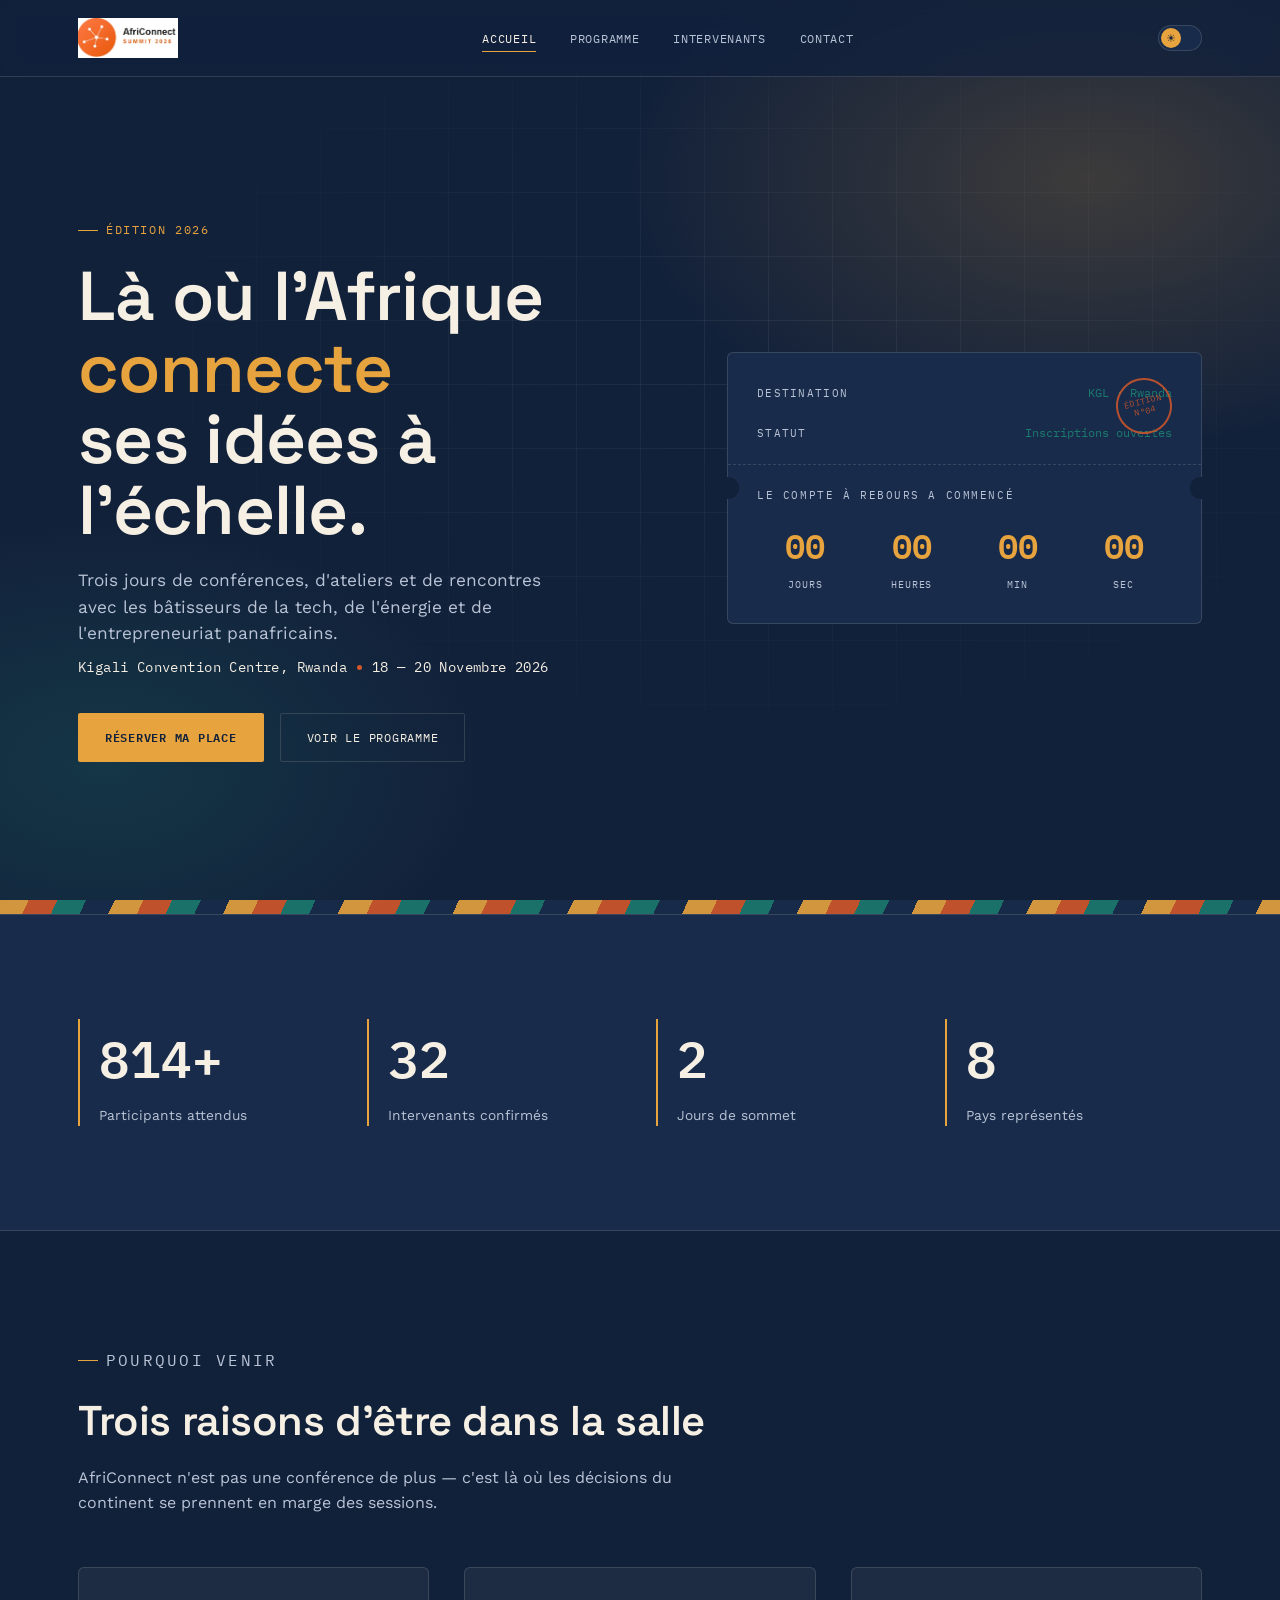
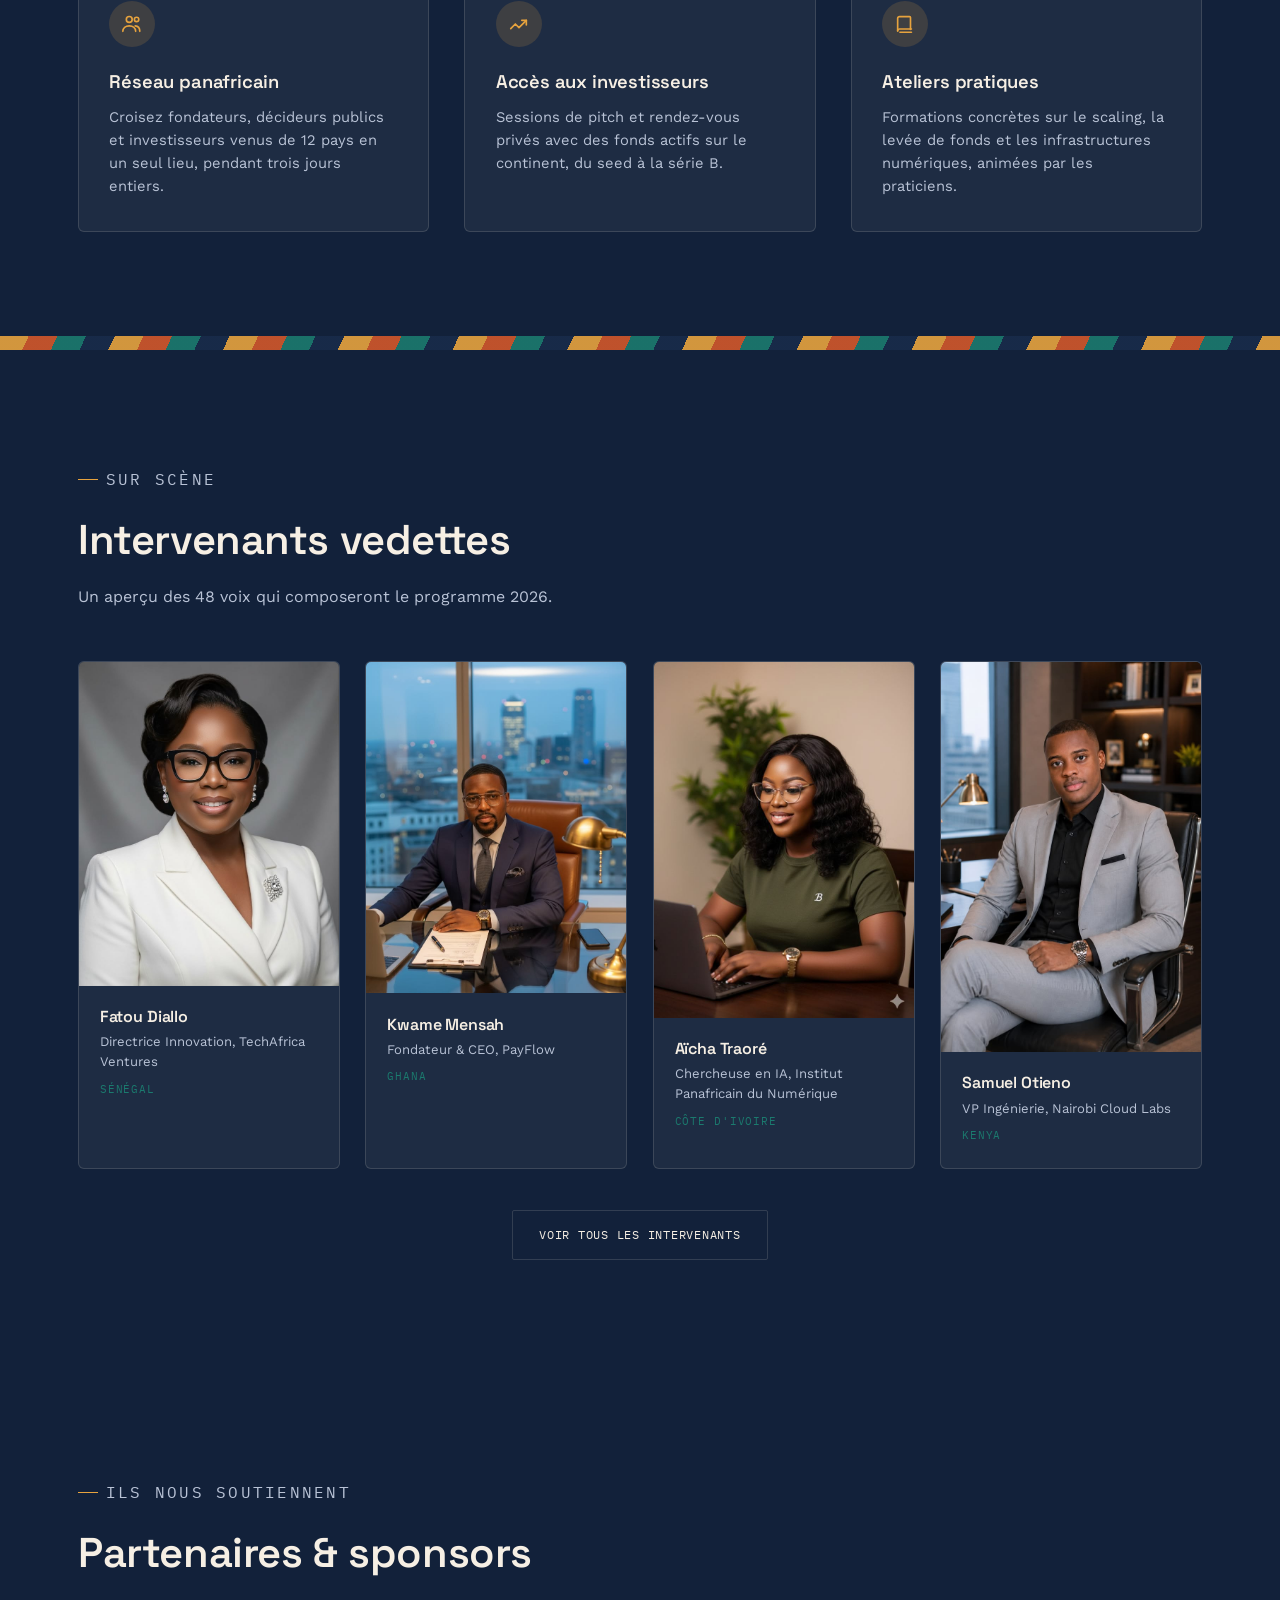
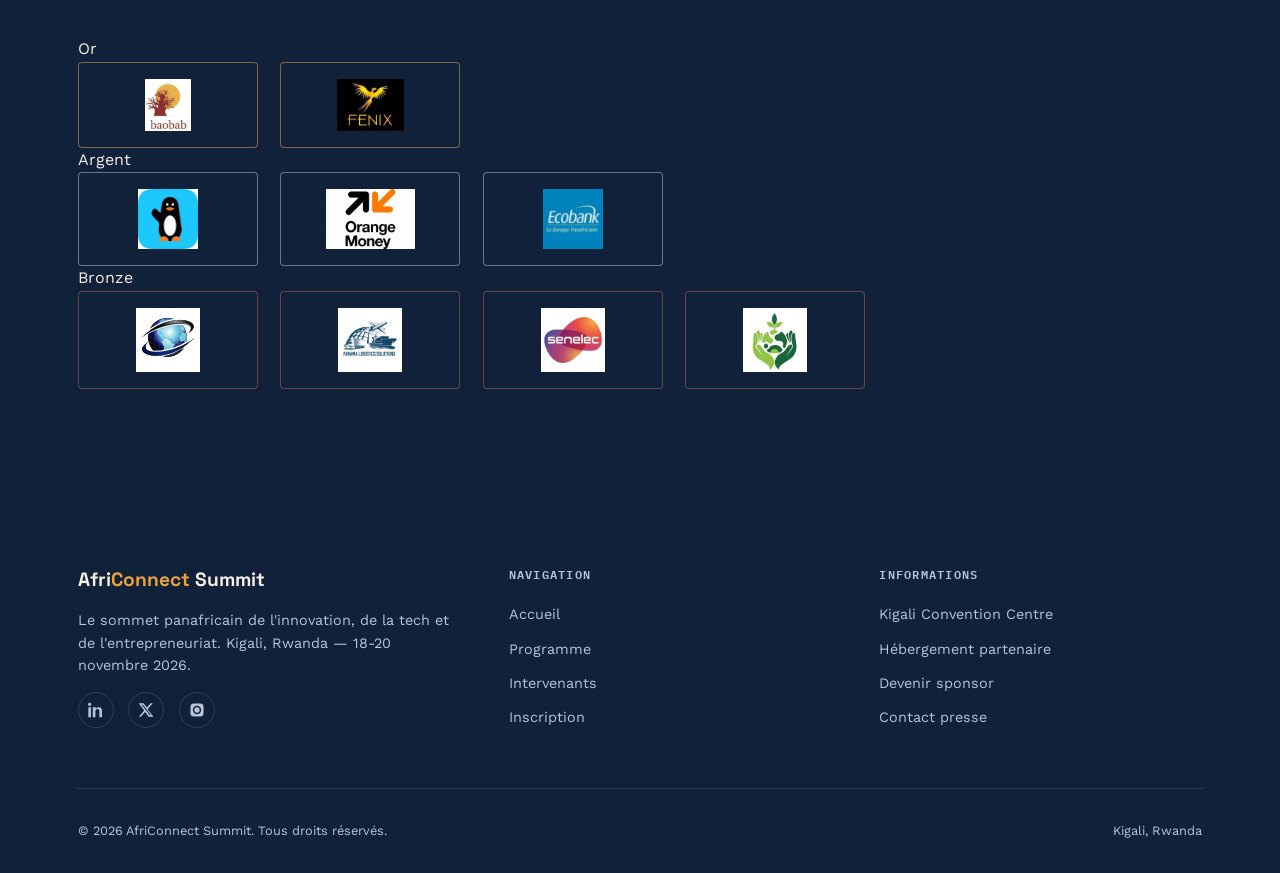
<file: index.html>
<!DOCTYPE html>
<html lang="fr">
<head>
<meta charset="UTF-8">
<meta name="viewport" content="width=device-width, initial-scale=1.0">
<title>AfriConnect Summit 2026 — Kigali, Rwanda</title>
<meta name="description" content="AfriConnect Summit 2026 — le rendez-vous panafricain de l'innovation, de la tech et de l'entrepreneuriat. 18-20 novembre 2026, Kigali, Rwanda.">
<link rel="icon" type="image/jpeg" href="images/Logo.jpeg">
<meta property="og:title" content="AfriConnect Summit 2026 — Kigali, Rwanda">
<meta property="og:description" content="Le sommet panafricain de l'innovation, de la tech et de l'entrepreneuriat. 18-20 novembre 2026, Kigali Convention Centre.">
<meta property="og:image" content="images/Logo.jpeg">
<meta property="og:url" content="https://tonsite.com/index.html">
<meta property="og:type" content="website">
<meta name="twitter:card" content="summary_large_image">
<link rel="preconnect" href="https://fonts.googleapis.com">
<link rel="preconnect" href="https://fonts.gstatic.com" crossorigin>
<link href="https://fonts.googleapis.com/css2?family=Space+Grotesk:wght@400;500;600;700&family=Work+Sans:wght@400;500;600&family=IBM+Plex+Mono:wght@500;600&display=swap" rel="stylesheet">
<!-- <link rel="stylesheet" href="style.css"> -->
<link rel="stylesheet" href="css/style.css">
</head>
<body data-theme="dark">

<nav class="navbar">
  <div class="wrap">
    <a href="index.html" class="logo">
        <img src="images/Logo.jpeg" alt="Logo AfriConnect Summit 2026">
      <!-- <svg class="mark" viewBox="0 0 32 32" fill="none"><path d="M16 2 L19 13 L30 16 L19 19 L16 30 L13 19 L2 16 L13 13 Z"/></svg> -->
      <!-- Afri<b>Connect</b> Summit -->
    </a>
    <ul class="nav-links">
      <li><a href="index.html" class="active">Accueil</a></li>
      <li><a href="programme.html">Programme</a></li>
      <li><a href="intervenants.html">Intervenants</a></li>
      <li><a href="contact.html">contact</a></li>
    </ul>
    <div class="nav-right">
      <button class="theme-toggle" id="themeToggle" aria-label="Changer de thème"></button>
      <button class="hamburger" id="hamburger" aria-label="Menu" aria-expanded="false">
        <span></span><span></span><span></span>
      </button>
    </div>
  </div>
</nav>
<!-- <div class="mobile-menu" id="mobileMenu">
  <a href="index.html">Accueil</a>
  <a href="programme.html">Programme</a>
  <a href="intervenants.html">Intervenants</a>
  <a href="inscription.html">Inscription</a>
</div> -->

<header class="hero">
  <div class="wrap">
    <div>
      <p class="eyebrow fade-up" style="animation-delay:.05s">Édition 2026</p>
      <h1 class="fade-up" style="animation-delay:.15s">Là où l'Afrique <em>connecte</em><br>ses idées à l'échelle.</h1>
      <p class="sub fade-up" style="animation-delay:.28s">Trois jours de conférences, d'ateliers et de rencontres avec les bâtisseurs de la tech, de l'énergie et de l'entrepreneuriat panafricains.</p>
      <p class="place fade-up" style="animation-delay:.38s">
        <span>Kigali Convention Centre, Rwanda</span>
        <span class="dot"></span>
        <span>18 — 20 Novembre 2026</span>
      </p>
      <div class="cta-row fade-up" style="animation-delay:.5s">
        <a href="inscription.html" class="btn btn-primary">Réserver ma place</a>
        <a href="programme.html" class="btn btn-ghost">Voir le programme</a>
      </div>
    </div>

    <div class="ticket fade-up" style="animation-delay:.62s">
      <div class="stamp">Édition<br>N°04</div>
      <div class="ticket-row">
        <span class="k">Destination</span>
        <span class="v">KGL · Rwanda</span>
      </div>
      <div class="ticket-row">
        <span class="k">Statut</span>
        <span class="v">Inscriptions ouvertes</span>
      </div>
      <div class="ticket-divider"></div>
      <p class="ticket-title">Le compte à rebours a commencé</p>
      <div class="countdown" id="countdown">
        <div class="cell"><div class="num" id="cd-days">126</div><div class="lbl">Jours</div></div>
        <div class="cell"><div class="num" id="cd-hours">10</div><div class="lbl">Heures</div></div>
        <div class="cell"><div class="num" id="cd-min">45</div><div class="lbl">Min</div></div>
        <div class="cell"><div class="num" id="cd-sec">03</div><div class="lbl">Sec</div></div>
      </div>
    </div>
  </div>
</header>

<div class="weave"></div>

<section class="stats">
  <div class="wrap">
    <div class="stats-grid">
      <div class="stat"><div class="num" data-target="1200" data-suffix="+">1200+</div><div class="lbl">Participants attendus</div></div>
      <div class="stat"><div class="num" data-target="48">48</div><div class="lbl">Intervenants confirmés</div></div>
      <div class="stat"><div class="num" data-target="3">3</div><div class="lbl">Jours de sommet</div></div>
      <div class="stat"><div class="num" data-target="12">16</div><div class="lbl">Pays représentés</div></div>
    </div>
  </div>
</section>

<section id="pourquoi venir">
  <div class="wrap">
    <div class="section-head reveal">
      <p class="eyebrow">Pourquoi venir</p>
      <h2>Trois raisons d'être dans la salle</h2>
      <p>AfriConnect n'est pas une conférence de plus — c'est là où les décisions du continent se prennent en marge des sessions.</p>
    </div>
    <div class="why-row">
      <div class="why-card reveal">
        <div class="why-icon"><svg viewBox="0 0 24 24" fill="none" stroke-width="1.8" stroke-linecap="round" stroke-linejoin="round"><circle cx="9" cy="7" r="3.2"/><circle cx="17" cy="7" r="2.4"/><path d="M2 20c0-3.5 3-6 7-6s7 2.5 7 6"/><path d="M15.5 14c3 .3 5 2.5 5 6"/></svg></div>
        <h3>Réseau panafricain</h3>
        <p>Croisez fondateurs, décideurs publics et investisseurs venus de 12 pays en un seul lieu, pendant trois jours entiers.</p>
      </div>
      <div class="why-card reveal">
        <div class="why-icon"><svg viewBox="0 0 24 24" fill="none" stroke-width="1.8" stroke-linecap="round" stroke-linejoin="round"><path d="M3 17l5-5 4 4 8-8"/><path d="M15 8h5v5"/></svg></div>
        <h3>Accès aux investisseurs</h3>
        <p>Sessions de pitch et rendez-vous privés avec des fonds actifs sur le continent, du seed à la série B.</p>
      </div>
      <div class="why-card reveal">
        <div class="why-icon"><svg viewBox="0 0 24 24" fill="none" stroke-width="1.8" stroke-linecap="round" stroke-linejoin="round"><path d="M4 19.5V6a2 2 0 0 1 2-2h11a1 1 0 0 1 1 1v13"/><path d="M6.5 21H19"/><path d="M4 19.5A2 2 0 0 1 6 17.5h13"/></svg></div>
        <h3>Ateliers pratiques</h3>
        <p>Formations concrètes sur le scaling, la levée de fonds et les infrastructures numériques, animées par les praticiens.</p>
      </div>
    </div>
  </div>
</section>

<div class="weave"></div>

<section id="intervenants">
  <div class="wrap">
    <div class="section-head reveal">
      <p class="eyebrow">Sur scène</p>
      <h2>Intervenants vedettes</h2>
      <p>Un aperçu des 48 voix qui composeront le programme 2026.</p>
    </div>
    <div class="speakers-grid">
      <div class="speaker-card reveal">
        <!-- <div class="speaker-photo" style="background:var(--gold)">AD</div> -->
         <img src="images/image9.jpg" alt="Photo de Fatou Diallo">
        <div class="speaker-info">
          <h3>Fatou Diallo</h3>
          <p class="role">Directrice Innovation, TechAfrica Ventures</p>
          <p class="country">Sénégal</p>
        </div>
      </div>
      <div class="speaker-card reveal">
        <!-- <div class="speaker-photo" style="background:var(--clay)">KM</div> -->
         <img src="images/image6.jpg" alt="Photo de Kwame Mensah">
        <div class="speaker-info">
          <h3>Kwame Mensah</h3>
          <p class="role">Fondateur &amp; CEO, PayFlow</p>
          <p class="country">Ghana</p>
        </div>
      </div>
      <div class="speaker-card reveal">
        <!-- <div class="speaker-photo" style="background:var(--teal)">AT</div> -->
         <img src="images/image2.jpg" alt="Photo d'Aïcha Traoré">
        <div class="speaker-info">
          <h3>Aïcha Traoré</h3>
          <p class="role">Chercheuse en IA, Institut Panafricain du Numérique</p>
          <p class="country">Côte d'Ivoire</p>
        </div>
      </div>
      <div class="speaker-card reveal">
        <!-- <div class="speaker-photo" style="background:#8A6BB0">SO</div> -->
         <img src="images/image7.jpg" alt="Photo de Samuel Otieno">
        <div class="speaker-info">
          <h3>Samuel Otieno</h3>
          <p class="role">VP Ingénierie, Nairobi Cloud Labs</p>
          <p class="country">Kenya</p>
        </div>
      </div>
    </div>
    <div class="speakers-cta reveal">
      <a href="intervenants.html" class="btn btn-ghost">Voir tous les intervenants</a>
    </div>
  </div>
</section>

<section class="sponsors" id="sponsors">
  <div class="wrap">
    <div class="section-head reveal">
      <p class="eyebrow">Ils nous soutiennent</p>
      <h2>Partenaires &amp; sponsors</h2>
    </div>

    <div class="tier tier-or reveal">
  <div class="tier-label">Or</div>
  <div class="sponsor-row">
    <div class="sponsor-badge"><img src="images/imageD.jpg" alt="Baobab Capital"></div>
    <div class="sponsor-badge"><img src="images/imageH.jpg" alt="Sahel Telecom"></div>
  </div>
</div>

    <div class="tier tier-argent reveal">
      <div class="tier-label">Argent</div>
      <div class="sponsor-row">
        <div class="sponsor-badge"><img src="images/imageA.jpg" alt="Logo sponsor partenaire Argent"></div>
       <div class="sponsor-badge"><img src="images/imageB.jpg" alt="Logo Orange Money"></div>
       <div class="sponsor-badge"><img src="images/imageC.jpg" alt="Logo Ecobank"></div>
    
      </div>
    </div>

    <div class="tier tier-bronze reveal">
  <div class="tier-label">Bronze</div>
  <div class="sponsor-row">
    <div class="sponsor-badge"><img src="images/imageE.jpg" alt="Umoja Cloud"></div>
    <div class="sponsor-badge"><img src="images/imageF.jpg" alt="Tamba Logistics"></div>
    <div class="sponsor-badge"><img src="images/imageG.jpg" alt="Fenix Media"></div>
    <div class="sponsor-badge"><img src="images/imageI.jpg" alt="GreenPath"></div>
  </div>
</div>
  </div>
</section>

<footer>
  <div class="wrap">
    <div class="footer-grid">
      <div class="footer-col" style="flex:1 1 260px">
        <div class="footer-logo">Afri<b>Connect</b> Summit</div>
        <p>Le sommet panafricain de l'innovation, de la tech et de l'entrepreneuriat. Kigali, Rwanda — 18-20 novembre 2026.</p>
        <div class="social-row">
          <a href="#" aria-label="LinkedIn"><svg viewBox="0 0 24 24" fill="currentColor"><path d="M4.98 3.5C4.98 4.88 3.9 6 2.5 6S0 4.88 0 3.5 1.12 1 2.5 1s2.48 1.12 2.48 2.5zM.5 8h4V23h-4V8zm7.5 0h3.8v2.05h.06c.53-1 1.83-2.05 3.77-2.05C19.6 8 21 10.13 21 13.85V23h-4v-8.2c0-1.96-.03-4.48-2.73-4.48-2.73 0-3.15 2.13-3.15 4.33V23h-4V8z"/></svg></a>
          <a href="#" aria-label="X"><svg viewBox="0 0 24 24" fill="currentColor"><path d="M18.9 2H22l-7.6 8.7L23.3 22h-7.1l-5.6-6.9L4.3 22H1.2l8.1-9.3L1 2h7.3l5.1 6.3L18.9 2zm-1.2 18h1.8L7.4 4H5.5l12.2 16z"/></svg></a>
          <a href="#" aria-label="Instagram"><svg viewBox="0 0 24 24" fill="currentColor"><path d="M12 2.2c3.2 0 3.6 0 4.9.07 3.3.15 4.7 1.6 4.9 4.9.07 1.3.07 1.6.07 4.8s0 3.6-.07 4.9c-.15 3.3-1.6 4.7-4.9 4.9-1.3.07-1.6.07-4.9.07s-3.6 0-4.9-.07c-3.3-.15-4.7-1.6-4.9-4.9C2.2 15.6 2.2 15.3 2.2 12s0-3.6.07-4.9c.15-3.3 1.6-4.7 4.9-4.9C8.4 2.2 8.8 2.2 12 2.2zm0 3.6a6.2 6.2 0 1 0 0 12.4 6.2 6.2 0 0 0 0-12.4zm0 10.2a4 4 0 1 1 0-8 4 4 0 0 1 0 8zm6.4-10.4a1.4 1.4 0 1 1-2.9 0 1.4 1.4 0 0 1 2.9 0z"/></svg></a>
        </div>
      </div>
      <div class="footer-col">
        <h4>Navigation</h4>
        <ul>
          <li><a href="index.html">Accueil</a></li>
          <li><a href="programme.html">Programme</a></li>
          <li><a href="intervenants.html">Intervenants</a></li>
          <li><a href="inscription.html">Inscription</a></li>
        </ul>
      </div>
      <div class="footer-col">
        <h4>Informations</h4>
        <ul>
          <li><a href="#">Kigali Convention Centre</a></li>
          <li><a href="#">Hébergement partenaire</a></li>
          <li><a href="#">Devenir sponsor</a></li>
          <li><a href="#">Contact presse</a></li>
        </ul>
      </div>
    </div>
    <div class="footer-bottom">
      <span>© <span id="year"></span> AfriConnect Summit. Tous droits réservés.</span>
      <span>Kigali, Rwanda</span>
    </div>
  </div>
</footer>

<button class="to-top" id="toTop" aria-label="Retour en haut">↑</button>

<!-- <script src="script.js"></script>

</html> -->

    <script src="js/main.js"></script>
    
</body>

</html>
</file>
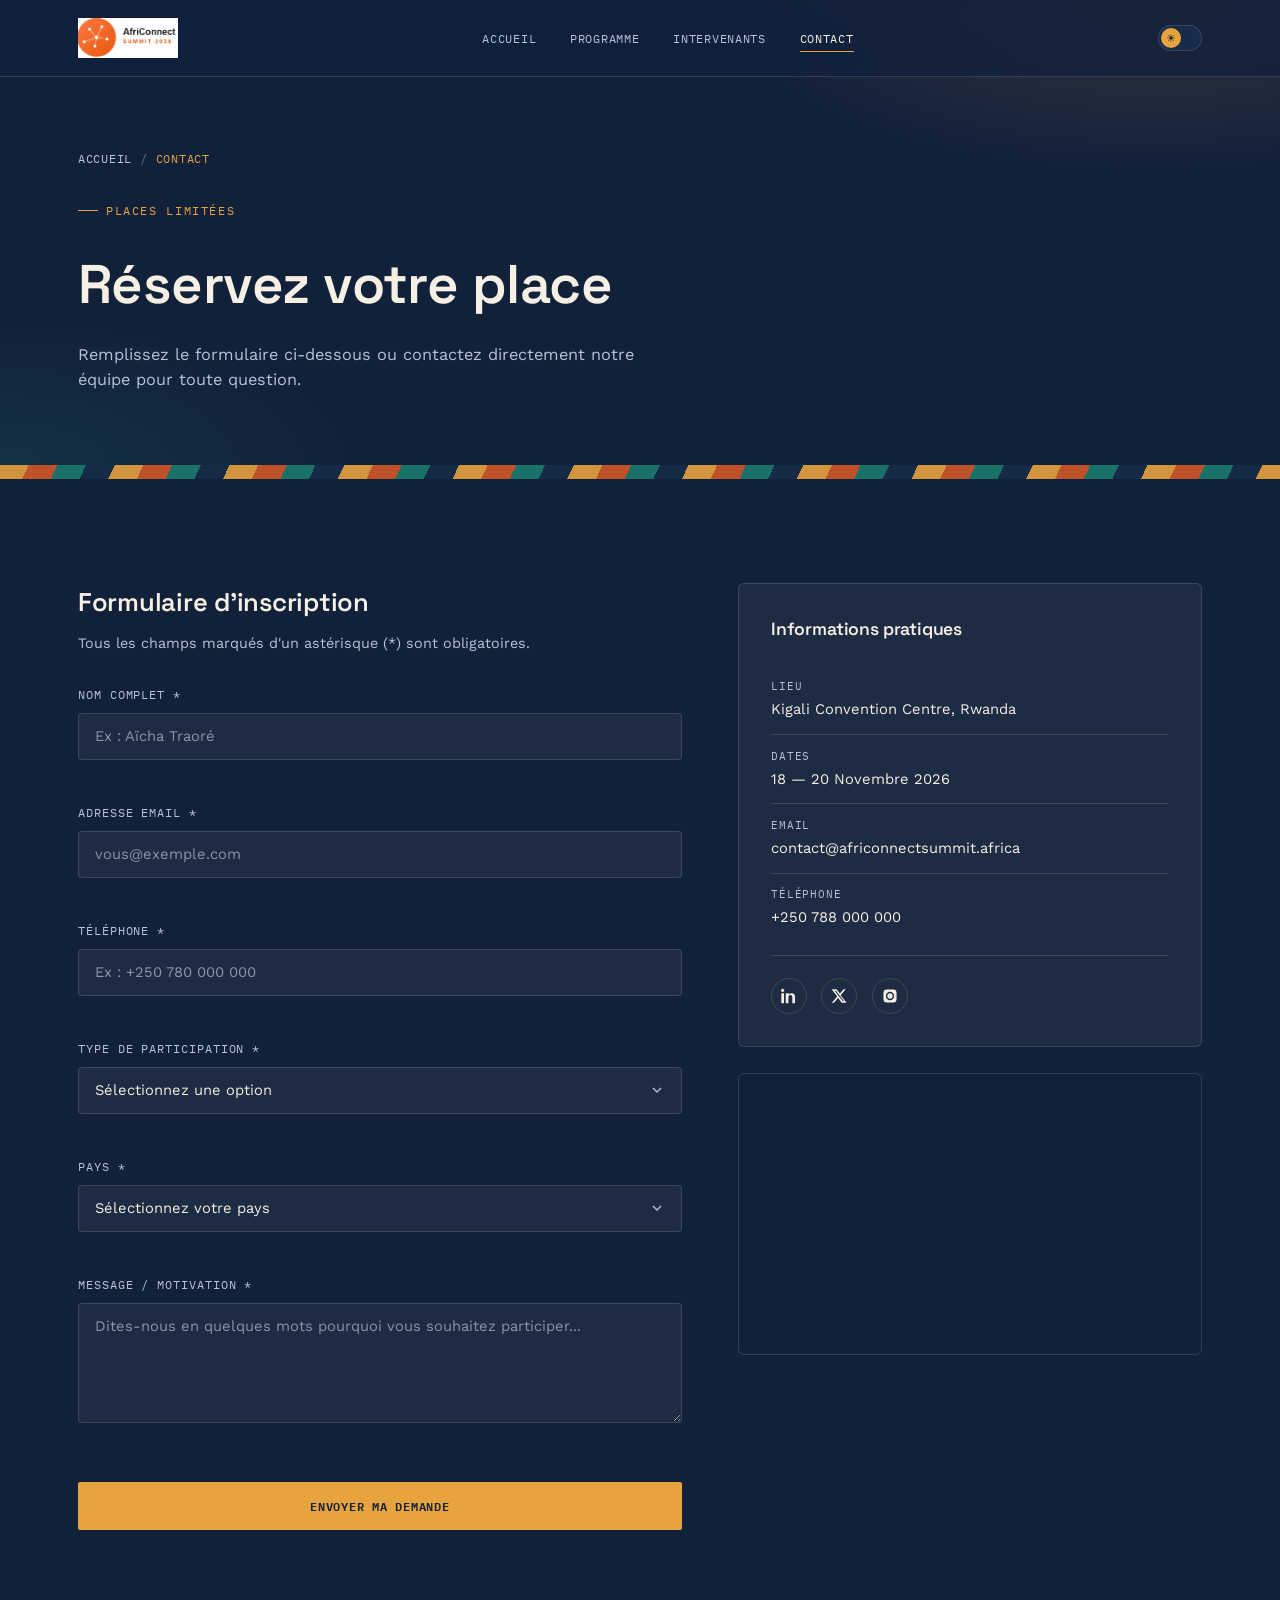
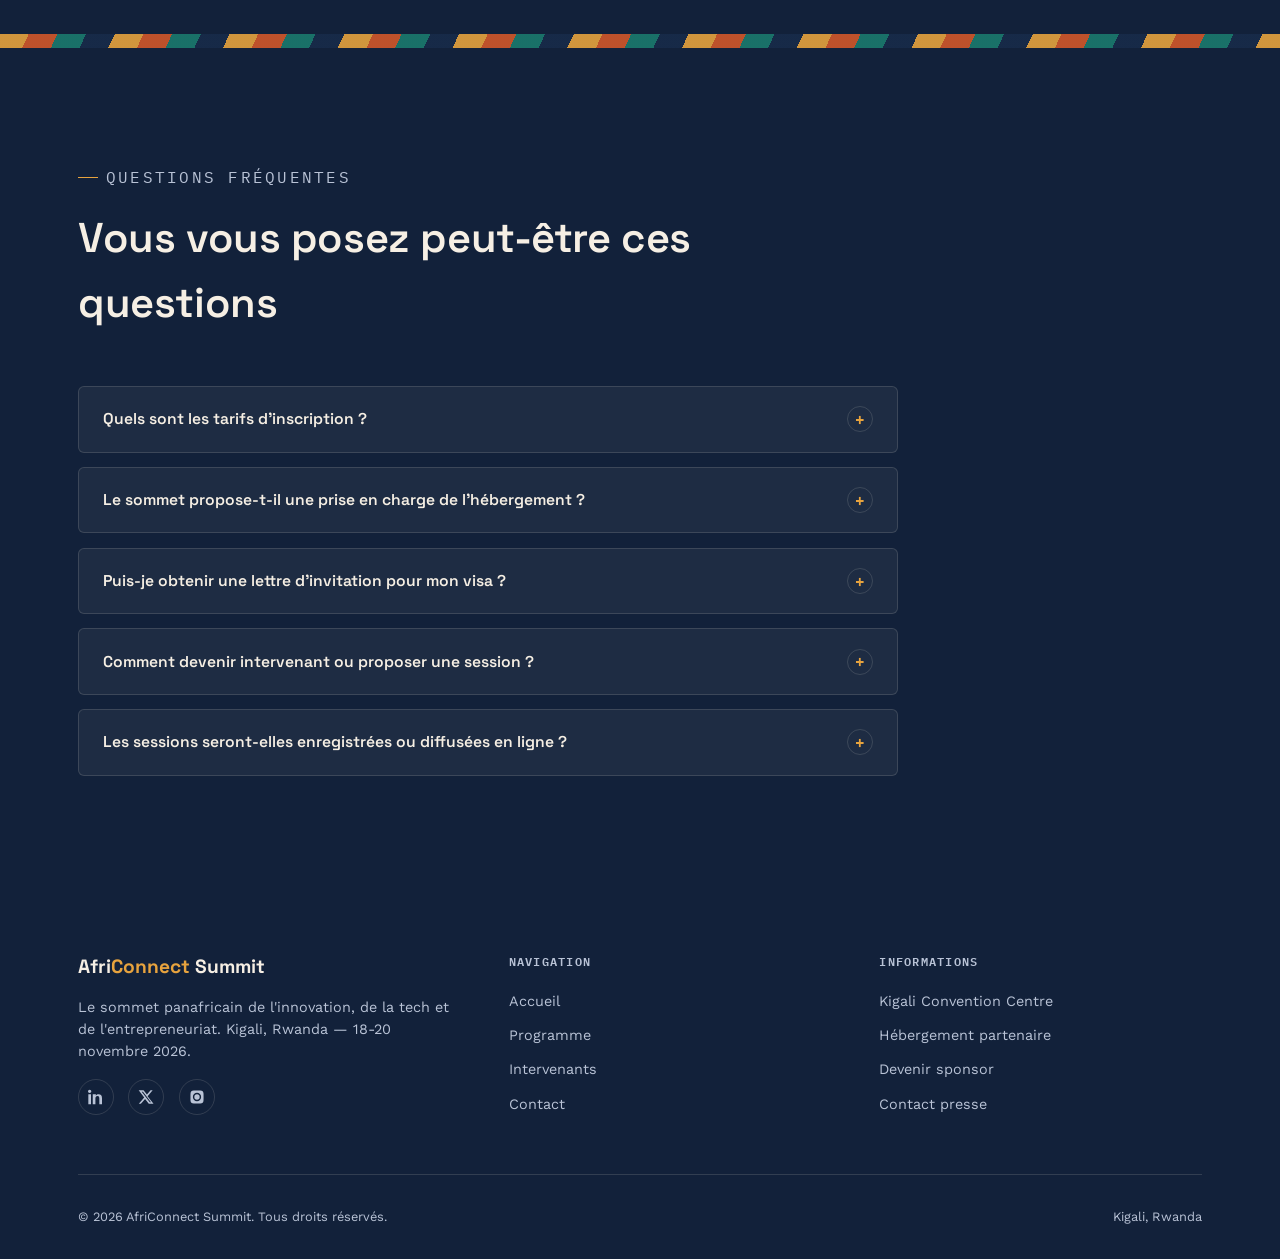
<file: contact.html>
<!DOCTYPE html>
<html lang="fr">
<head>
<meta charset="UTF-8">
<meta name="viewport" content="width=device-width, initial-scale=1.0">
<title>Inscription &amp; Contact — AfriConnect Summit 2026</title>
<meta name="description" content="Inscrivez-vous au AfriConnect Summit 2026 ou contactez notre équipe. Kigali, Rwanda — 18-20 novembre 2026.">
<link rel="icon" type="image/jpeg" href="images/Logo.jpeg">
<meta property="og:title" content="Inscription & Contact — AfriConnect Summit 2026">
<meta property="og:description" content="Inscrivez-vous au sommet ou contactez notre équipe. Kigali, Rwanda — 18-20 novembre 2026.">
<meta property="og:image" content="images/Logo.jpeg">
<meta property="og:url" content="https://tonsite.com/contact.html">
<meta property="og:type" content="website">
<meta name="twitter:card" content="summary_large_image">
<link rel="preconnect" href="https://fonts.googleapis.com">
<link rel="preconnect" href="https://fonts.gstatic.com" crossorigin>
<link href="https://fonts.googleapis.com/css2?family=Space+Grotesk:wght@400;500;600;700&family=Work+Sans:wght@400;500;600&family=IBM+Plex+Mono:wght@500;600&display=swap" rel="stylesheet">
<!-- <link rel="stylesheet" href="style.css"> -->
<link rel="stylesheet" href="css/style.css">
</head>
<body data-theme="dark">

<nav class="navbar">
  <div class="wrap">
    <a href="index.html" class="logo">
      <img src="images/Logo.jpeg" alt="Logo AfriConnect Summit 2026">
      <!-- <svg class="mark" viewBox="0 0 32 32" fill="none"><path d="M16 2 L19 13 L30 16 L19 19 L16 30 L13 19 L2 16 L13 13 Z"/></svg>
      Afri<b>Connect</b> Summit -->
    </a>
    <ul class="nav-links">
      <li><a href="index.html">Accueil</a></li>
      <li><a href="programme.html">Programme</a></li>
      <li><a href="intervenants.html">Intervenants</a></li>
      <li><a href="contact.html" class="active">contact</a></li>
    </ul>
    <div class="nav-right">
      <button class="theme-toggle" id="themeToggle" aria-label="Changer de thème"></button>
      <button class="hamburger" id="hamburger" aria-label="Menu" aria-expanded="false">
        <span></span><span></span><span></span>
      </button>
    </div>
  </div>
</nav>

<header class="page-hero">
  <div class="wrap">
    <nav class="breadcrumb" aria-label="Fil d'Ariane">
      <a href="index.html">Accueil</a>
      <span class="sep">/</span>
      <span class="current">Contact</span>
    </nav>
    <p class="eyebrow fade-up" style="animation-delay:.05s">Places limitées</p>
    <h1 class="fade-up" style="animation-delay:.15s">Réservez votre place</h1>
    <p class="sub fade-up" style="animation-delay:.28s">Remplissez le formulaire ci-dessous ou contactez directement notre équipe pour toute question.</p>
  </div>
</header>

<div class="weave"></div>

<!-- ============ FORMULAIRE + INFOS ============ -->
<section id="inscription">
  <div class="wrap">
    <div class="contact-layout">

      <!-- Colonne formulaire -->
      <div class="form-col reveal">
        <h2>Formulaire d'inscription</h2>
        <p class="form-intro">Tous les champs marqués d'un astérisque (*) sont obligatoires.</p>

        <form id="registrationForm" novalidate>

          <div class="form-group">
            <label for="fullName">Nom complet *</label>
            <input type="text" id="fullName" name="fullName" placeholder="Ex : Aïcha Traoré" required>
            <span class="error-msg" id="err-fullName"></span>
          </div>

          <div class="form-group">
            <label for="email">Adresse email *</label>
            <input type="email" id="email" name="email" placeholder="vous@exemple.com" required>
            <span class="error-msg" id="err-email"></span>
          </div>

          <div class="form-group">
            <label for="phone">Téléphone *</label>
            <input type="tel" id="phone" name="phone" placeholder="Ex : +250 780 000 000" required>
            <span class="error-msg" id="err-phone"></span>
          </div>

          <div class="form-group">
            <label for="participationType">Type de participation *</label>
            <select id="participationType" name="participationType" required>
              <option value="" disabled selected>Sélectionnez une option</option>
              <option value="participant">Participant</option>
              <option value="intervenant">Intervenant</option>
              <option value="sponsor">Sponsor / Partenaire</option>
              <option value="presse">Presse / Média</option>
              <option value="etudiant">Étudiant</option>
            </select>
            <span class="error-msg" id="err-participationType"></span>
          </div>

          <div class="form-group">
            <label for="country">Pays *</label>
            <select id="country" name="country" required>
              <option value="" disabled selected>Sélectionnez votre pays</option>
              <option value="senegal">Sénégal</option>
              <option value="ghana">Ghana</option>
              <option value="cote-ivoire">Côte d'Ivoire</option>
              <option value="kenya">Kenya</option>
              <option value="nigeria">Nigeria</option>
              <option value="tunisie">Tunisie</option>
              <option value="afrique-du-sud">Afrique du Sud</option>
              <option value="rwanda">Rwanda</option>
              <option value="maroc">Maroc</option>
              <option value="egypte">Égypte</option>
              <option value="ethiopie">Éthiopie</option>
              <option value="cameroun">Cameroun</option>
              <option value="autre">Autre</option>
            </select>
            <span class="error-msg" id="err-country"></span>
          </div>

          <div class="form-group">
            <label for="message">Message / Motivation *</label>
            <textarea id="message" name="message" rows="5" placeholder="Dites-nous en quelques mots pourquoi vous souhaitez participer..." required></textarea>
            <span class="error-msg" id="err-message"></span>
          </div>

          <button type="submit" class="btn btn-primary btn-submit">Envoyer ma demande</button>

          <div class="success-msg" id="successMsg" hidden>
            ✓ Votre demande a bien été envoyée. Notre équipe vous contactera sous 48h.
          </div>
        </form>
      </div>

      <!-- Colonne informations -->
      <div class="info-col reveal">
        <div class="info-card">
          <h3>Informations pratiques</h3>
          <ul class="info-list">
            <li>
              <span class="info-label">Lieu</span>
              <span class="info-value">Kigali Convention Centre, Rwanda</span>
            </li>
            <li>
              <span class="info-label">Dates</span>
              <span class="info-value">18 — 20 Novembre 2026</span>
            </li>
            <li>
              <span class="info-label">Email</span>
              <span class="info-value">contact@africonnectsummit.africa</span>
            </li>
            <li>
              <span class="info-label">Téléphone</span>
              <span class="info-value">+250 788 000 000</span>
            </li>
          </ul>
          <div class="social-row">
            <a href="#" aria-label="LinkedIn"><svg viewBox="0 0 24 24" fill="currentColor"><path d="M4.98 3.5C4.98 4.88 3.9 6 2.5 6S0 4.88 0 3.5 1.12 1 2.5 1s2.48 1.12 2.48 2.5zM.5 8h4V23h-4V8zm7.5 0h3.8v2.05h.06c.53-1 1.83-2.05 3.77-2.05C19.6 8 21 10.13 21 13.85V23h-4v-8.2c0-1.96-.03-4.48-2.73-4.48-2.73 0-3.15 2.13-3.15 4.33V23h-4V8z"/></svg></a>
            <a href="#" aria-label="X"><svg viewBox="0 0 24 24" fill="currentColor"><path d="M18.9 2H22l-7.6 8.7L23.3 22h-7.1l-5.6-6.9L4.3 22H1.2l8.1-9.3L1 2h7.3l5.1 6.3L18.9 2zm-1.2 18h1.8L7.4 4H5.5l12.2 16z"/></svg></a>
            <a href="#" aria-label="Instagram"><svg viewBox="0 0 24 24" fill="currentColor"><path d="M12 2.2c3.2 0 3.6 0 4.9.07 3.3.15 4.7 1.6 4.9 4.9.07 1.3.07 1.6.07 4.8s0 3.6-.07 4.9c-.15 3.3-1.6 4.7-4.9 4.9-1.3.07-1.6.07-4.9.07s-3.6 0-4.9-.07c-3.3-.15-4.7-1.6-4.9-4.9C2.2 15.6 2.2 15.3 2.2 12s0-3.6.07-4.9c.15-3.3 1.6-4.7 4.9-4.9C8.4 2.2 8.8 2.2 12 2.2zm0 3.6a6.2 6.2 0 1 0 0 12.4 6.2 6.2 0 0 0 0-12.4zm0 10.2a4 4 0 1 1 0-8 4 4 0 0 1 0 8zm6.4-10.4a1.4 1.4 0 1 1-2.9 0 1.4 1.4 0 0 1 2.9 0z"/></svg></a>
          </div>
        </div>

        <div class="map-wrap">
          <iframe
            src="https://www.google.com/maps?q=Kigali+Convention+Centre,+Kigali,+Rwanda&output=embed"
            width="100%" height="280" style="border:0"
            allowfullscreen loading="lazy"
            referrerpolicy="no-referrer-when-downgrade"
            title="Localisation du Kigali Convention Centre">
          </iframe>
        </div>
      </div>

    </div>
  </div>
</section>

<div class="weave"></div>

<!-- ============ FAQ ACCORDÉON CSS PUR ============ -->
<section id="faq">
  <div class="wrap">
    <div class="section-head reveal">
      <p class="eyebrow">Questions fréquentes</p>
      <h2>Vous vous posez peut-être ces questions</h2>
    </div>

    <div class="accordion reveal">

      <div class="accordion-item">
        <input type="checkbox" id="faq1" class="accordion-toggle">
        <label for="faq1" class="accordion-header">
          Quels sont les tarifs d'inscription ?
          <span class="accordion-icon">+</span>
        </label>
        <div class="accordion-content">
          <p>Les tarifs varient selon le type de participation (participant, étudiant, sponsor). Un récapitulatif détaillé vous sera envoyé par email après votre demande d'inscription.</p>
        </div>
      </div>

      <div class="accordion-item">
        <input type="checkbox" id="faq2" class="accordion-toggle">
        <label for="faq2" class="accordion-header">
          Le sommet propose-t-il une prise en charge de l'hébergement ?
          <span class="accordion-icon">+</span>
        </label>
        <div class="accordion-content">
          <p>Nous ne prenons pas en charge l'hébergement, mais nous avons négocié des tarifs préférentiels avec plusieurs hôtels partenaires proches du Kigali Convention Centre.</p>
        </div>
      </div>

      <div class="accordion-item">
        <input type="checkbox" id="faq3" class="accordion-toggle">
        <label for="faq3" class="accordion-header">
          Puis-je obtenir une lettre d'invitation pour mon visa ?
          <span class="accordion-icon">+</span>
        </label>
        <div class="accordion-content">
          <p>Oui. Une fois votre inscription confirmée, notre équipe vous fera parvenir une lettre d'invitation officielle à joindre à votre demande de visa.</p>
        </div>
      </div>

      <div class="accordion-item">
        <input type="checkbox" id="faq4" class="accordion-toggle">
        <label for="faq4" class="accordion-header">
          Comment devenir intervenant ou proposer une session ?
          <span class="accordion-icon">+</span>
        </label>
        <div class="accordion-content">
          <p>Sélectionnez « Intervenant » comme type de participation dans le formulaire et décrivez votre proposition dans le champ message. Notre comité de programme l'examinera.</p>
        </div>
      </div>

      <div class="accordion-item">
        <input type="checkbox" id="faq5" class="accordion-toggle">
        <label for="faq5" class="accordion-header">
          Les sessions seront-elles enregistrées ou diffusées en ligne ?
          <span class="accordion-icon">+</span>
        </label>
        <div class="accordion-content">
          <p>Les sessions en plénière seront enregistrées et rendues disponibles aux participants inscrits quelques semaines après l'événement.</p>
        </div>
      </div>

    </div>
  </div>
</section>

<!-- ============ FOOTER ============ -->
<footer>
  <div class="wrap">
    <div class="footer-grid">
      <div class="footer-col" style="flex:1 1 260px">
        <div class="footer-logo">Afri<b>Connect</b> Summit</div>
        <p>Le sommet panafricain de l'innovation, de la tech et de l'entrepreneuriat. Kigali, Rwanda — 18-20 novembre 2026.</p>
        <div class="social-row">
          <a href="#" aria-label="LinkedIn"><svg viewBox="0 0 24 24" fill="currentColor"><path d="M4.98 3.5C4.98 4.88 3.9 6 2.5 6S0 4.88 0 3.5 1.12 1 2.5 1s2.48 1.12 2.48 2.5zM.5 8h4V23h-4V8zm7.5 0h3.8v2.05h.06c.53-1 1.83-2.05 3.77-2.05C19.6 8 21 10.13 21 13.85V23h-4v-8.2c0-1.96-.03-4.48-2.73-4.48-2.73 0-3.15 2.13-3.15 4.33V23h-4V8z"/></svg></a>
          <a href="#" aria-label="X"><svg viewBox="0 0 24 24" fill="currentColor"><path d="M18.9 2H22l-7.6 8.7L23.3 22h-7.1l-5.6-6.9L4.3 22H1.2l8.1-9.3L1 2h7.3l5.1 6.3L18.9 2zm-1.2 18h1.8L7.4 4H5.5l12.2 16z"/></svg></a>
          <a href="#" aria-label="Instagram"><svg viewBox="0 0 24 24" fill="currentColor"><path d="M12 2.2c3.2 0 3.6 0 4.9.07 3.3.15 4.7 1.6 4.9 4.9.07 1.3.07 1.6.07 4.8s0 3.6-.07 4.9c-.15 3.3-1.6 4.7-4.9 4.9-1.3.07-1.6.07-4.9.07s-3.6 0-4.9-.07c-3.3-.15-4.7-1.6-4.9-4.9C2.2 15.6 2.2 15.3 2.2 12s0-3.6.07-4.9c.15-3.3 1.6-4.7 4.9-4.9C8.4 2.2 8.8 2.2 12 2.2zm0 3.6a6.2 6.2 0 1 0 0 12.4 6.2 6.2 0 0 0 0-12.4zm0 10.2a4 4 0 1 1 0-8 4 4 0 0 1 0 8zm6.4-10.4a1.4 1.4 0 1 1-2.9 0 1.4 1.4 0 0 1 2.9 0z"/></svg></a>
        </div>
      </div>
      <div class="footer-col">
        <h4>Navigation</h4>
        <ul>
          <li><a href="index.html">Accueil</a></li>
          <li><a href="programme.html">Programme</a></li>
          <li><a href="intervenants.html">Intervenants</a></li>
          <li><a href="contact.html">Contact</a></li>
        </ul>
      </div>
      <div class="footer-col">
        <h4>Informations</h4>
        <ul>
          <li><a href="#">Kigali Convention Centre</a></li>
          <li><a href="#">Hébergement partenaire</a></li>
          <li><a href="#">Devenir sponsor</a></li>
          <li><a href="#">Contact presse</a></li>
        </ul>
      </div>
    </div>
    <div class="footer-bottom">
      <span>© <span id="year"></span> AfriConnect Summit. Tous droits réservés.</span>
      <span>Kigali, Rwanda</span>
    </div>
  </div>
</footer>

<button class="to-top" id="toTop" aria-label="Retour en haut">↑</button>

<script src="js/main.js"></script>
</body>
</html>
</file>
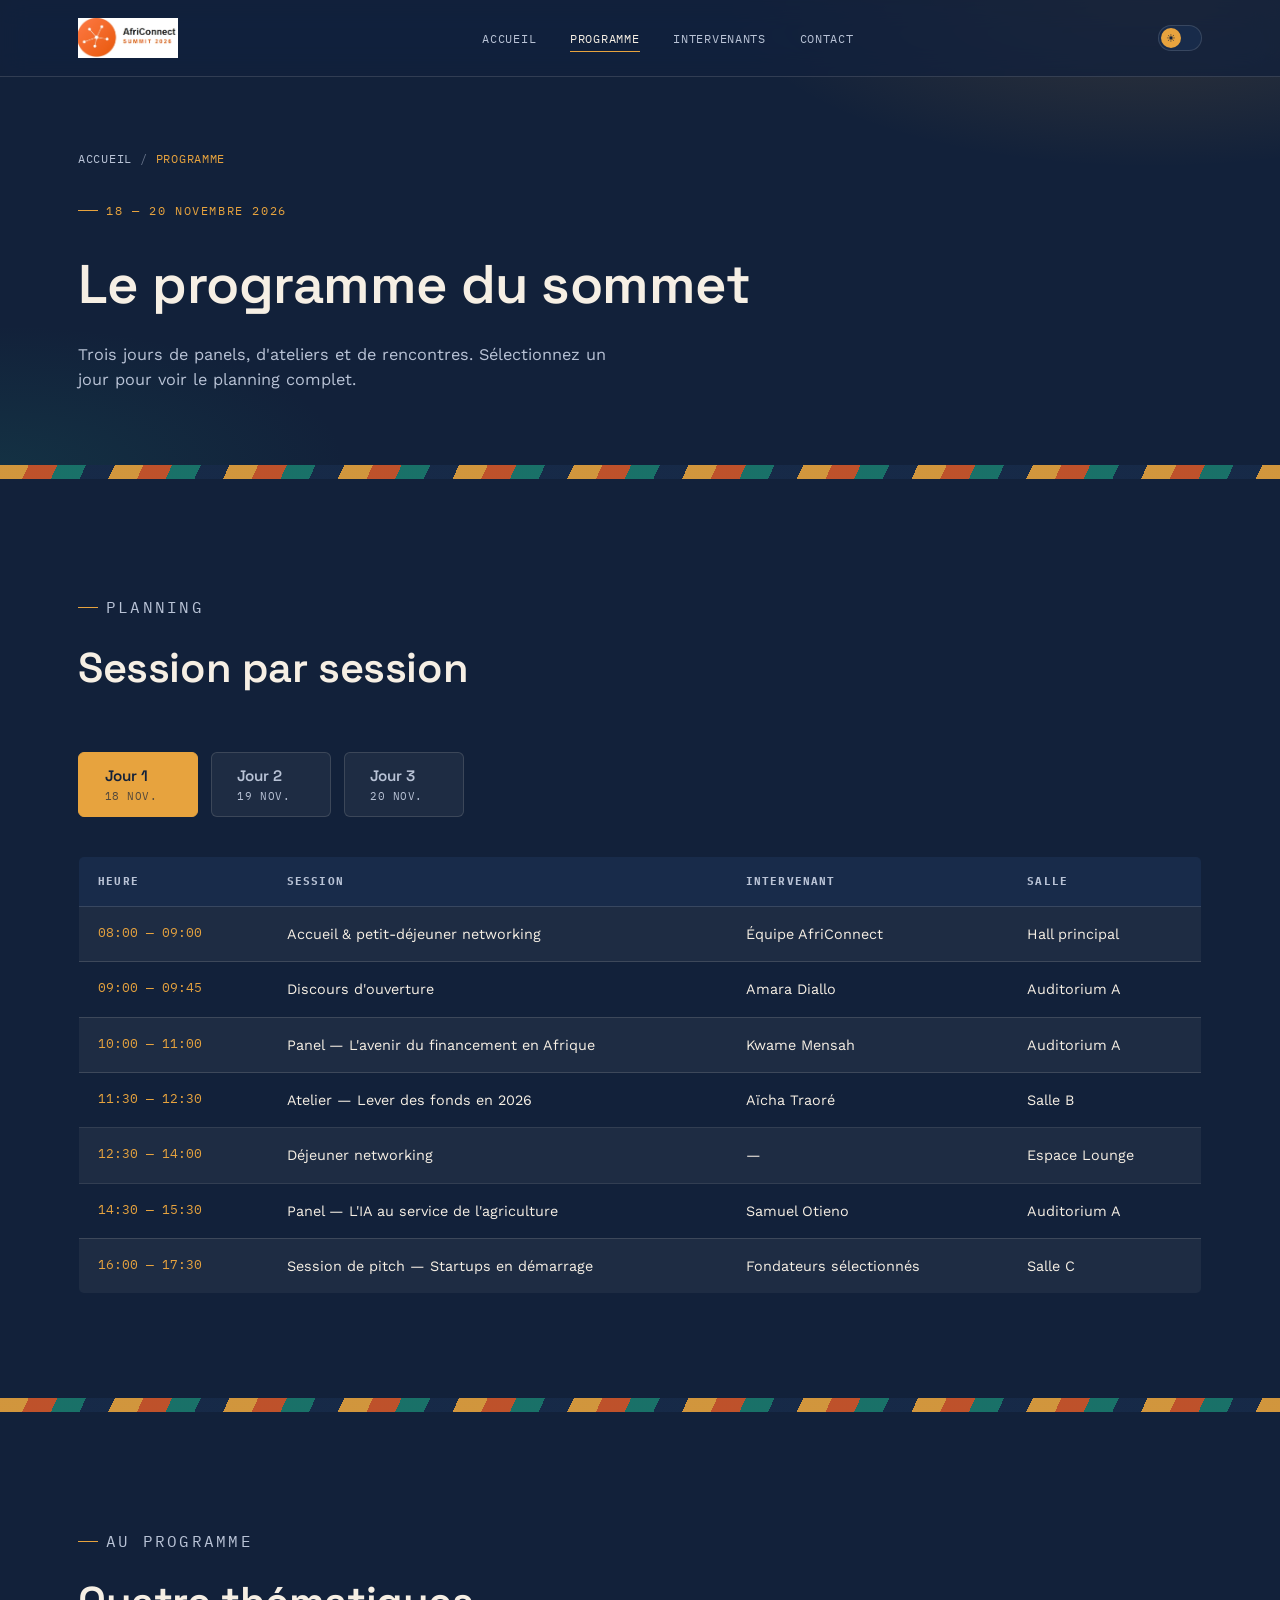
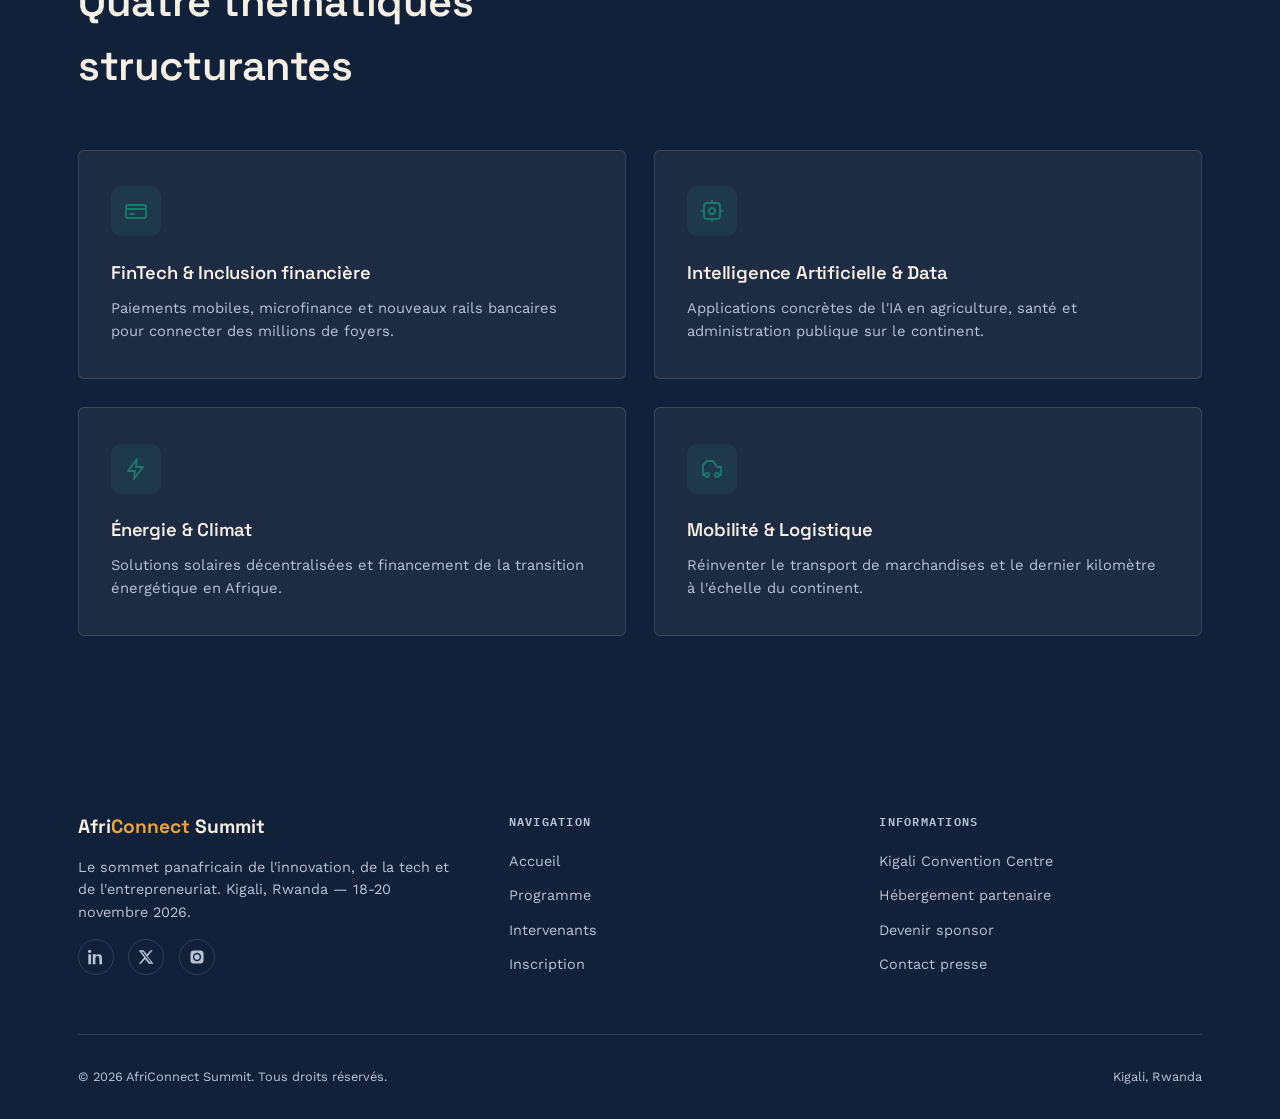
<file: programme.html>
<!DOCTYPE html>
<html lang="fr">
<head>
<meta charset="UTF-8">
<meta name="viewport" content="width=device-width, initial-scale=1.0">
<title>Programme — AfriConnect Summit 2026</title>
<meta name="description" content="Découvrez le programme complet du AfriConnect Summit 2026 : 3 jours de sessions, ateliers et panels à Kigali, Rwanda.">
<link rel="icon" type="image/jpeg" href="images/Logo.jpeg">
<meta property="og:title" content="Programme — AfriConnect Summit 2026">
<meta property="og:description" content="Découvrez le programme complet du sommet : 3 jours de sessions, ateliers et panels à Kigali, Rwanda.">
<meta property="og:image" content="images/Logo.jpeg">
<meta property="og:url" content="https://tonsite.com/programme.html">
<meta property="og:type" content="website">
<meta name="twitter:card" content="summary_large_image">
<link rel="preconnect" href="https://fonts.googleapis.com">
<link rel="preconnect" href="https://fonts.gstatic.com" crossorigin>
<link href="https://fonts.googleapis.com/css2?family=Space+Grotesk:wght@400;500;600;700&family=Work+Sans:wght@400;500;600&family=IBM+Plex+Mono:wght@500;600&display=swap" rel="stylesheet">
<!-- <link rel="stylesheet" href="style.css"> -->
<link rel="stylesheet" href="css/style.css">
</head>
<body data-theme="dark">

<nav class="navbar">
  <div class="wrap">
    <a href="index.html" class="logo">
        <img src="images/Logo.jpeg" alt="Logo AfriConnect Summit 2026">
    </a>
    <ul class="nav-links">
      <li><a href="index.html">Accueil</a></li>
      <li><a href="programme.html" class="active">Programme</a></li>
      <li><a href="intervenants.html">Intervenants</a></li>
      <li><a href="contact.html">contact</a></li>
    </ul>
    <div class="nav-right">
      <button class="theme-toggle" id="themeToggle" aria-label="Changer de thème"></button>
      <button class="hamburger" id="hamburger" aria-label="Menu" aria-expanded="false">
        <span></span><span></span><span></span>
      </button>
    </div>
  </div>
</nav>

<header class="page-hero">
  <div class="wrap">
    <nav class="breadcrumb" aria-label="Fil d'Ariane">
      <a href="index.html">Accueil</a>
      <span class="sep">/</span>
      <span class="current">Programme</span>
    </nav>
    <p class="eyebrow fade-up" style="animation-delay:.05s">18 — 20 Novembre 2026</p>
    <h1 class="fade-up" style="animation-delay:.15s">Le programme du sommet</h1>
    <p class="sub fade-up" style="animation-delay:.28s">Trois jours de panels, d'ateliers et de rencontres. Sélectionnez un jour pour voir le planning complet.</p>
  </div>
</header>

<div class="weave"></div>

<!-- ============ ONGLETS 3 JOURS ============ -->
<section id="planning">
  <div class="wrap">
    <div class="section-head reveal">
      <p class="eyebrow">Planning</p>
      <h2>Session par session</h2>
    </div>

    <div class="tabs" role="tablist" aria-label="Jours du sommet">
      <button class="tab-btn active" role="tab" aria-selected="true" aria-controls="day-1" id="tab-1" data-day="1">Jour 1<span class="tab-date">18 Nov.</span></button>
      <button class="tab-btn" role="tab" aria-selected="false" aria-controls="day-2" id="tab-2" data-day="2">Jour 2<span class="tab-date">19 Nov.</span></button>
      <button class="tab-btn" role="tab" aria-selected="false" aria-controls="day-3" id="tab-3" data-day="3">Jour 3<span class="tab-date">20 Nov.</span></button>
    </div>

    <!-- ---- Jour 1 ---- -->
    <div class="day-panel active" id="day-1" role="tabpanel" aria-labelledby="tab-1">
      <table class="schedule-table">
        <thead>
          <tr>
            <th>Heure</th>
            <th>Session</th>
            <th>Intervenant</th>
            <th>Salle</th>
          </tr>
        </thead>
        <tbody>
          <tr>
            <td>08:00 — 09:00</td>
            <td>Accueil &amp; petit-déjeuner networking</td>
            <td>Équipe AfriConnect</td>
            <td>Hall principal</td>
          </tr>
          <tr>
            <td>09:00 — 09:45</td>
            <td>Discours d'ouverture</td>
            <td>Amara Diallo</td>
            <td>Auditorium A</td>
          </tr>
          <tr>
            <td>10:00 — 11:00</td>
            <td>Panel — L'avenir du financement en Afrique</td>
            <td>Kwame Mensah</td>
            <td>Auditorium A</td>
          </tr>
          <tr>
            <td>11:30 — 12:30</td>
            <td>Atelier — Lever des fonds en 2026</td>
            <td>Aïcha Traoré</td>
            <td>Salle B</td>
          </tr>
          <tr>
            <td>12:30 — 14:00</td>
            <td>Déjeuner networking</td>
            <td>—</td>
            <td>Espace Lounge</td>
          </tr>
          <tr>
            <td>14:30 — 15:30</td>
            <td>Panel — L'IA au service de l'agriculture</td>
            <td>Samuel Otieno</td>
            <td>Auditorium A</td>
          </tr>
          <tr>
            <td>16:00 — 17:30</td>
            <td>Session de pitch — Startups en démarrage</td>
            <td>Fondateurs sélectionnés</td>
            <td>Salle C</td>
          </tr>
        </tbody>
      </table>
    </div>

    <!-- ---- Jour 2 ---- -->
    <div class="day-panel" id="day-2" role="tabpanel" aria-labelledby="tab-2" hidden>
      <table class="schedule-table">
        <thead>
          <tr>
            <th>Heure</th>
            <th>Session</th>
            <th>Intervenant</th>
            <th>Salle</th>
          </tr>
        </thead>
        <tbody>
          <tr>
            <td>08:30 — 09:00</td>
            <td>Café d'accueil</td>
            <td>Équipe AfriConnect</td>
            <td>Hall principal</td>
          </tr>
          <tr>
            <td>09:00 — 10:00</td>
            <td>Panel — Paiements mobiles &amp; inclusion financière</td>
            <td>Kwame Mensah</td>
            <td>Auditorium A</td>
          </tr>
          <tr>
            <td>10:15 — 11:15</td>
            <td>Atelier — Construire une infrastructure cloud résiliente</td>
            <td>Samuel Otieno</td>
            <td>Salle B</td>
          </tr>
          <tr>
            <td>11:30 — 12:30</td>
            <td>Table ronde — Régulation &amp; innovation</td>
            <td>Aïcha Traoré</td>
            <td>Auditorium A</td>
          </tr>
          <tr>
            <td>12:30 — 14:00</td>
            <td>Déjeuner networking</td>
            <td>—</td>
            <td>Espace Lounge</td>
          </tr>
          <tr>
            <td>14:30 — 15:30</td>
            <td>Panel — Énergie renouvelable &amp; climat</td>
            <td>Amara Diallo</td>
            <td>Auditorium A</td>
          </tr>
          <tr>
            <td>16:00 — 18:00</td>
            <td>Speed-networking investisseurs</td>
            <td>Fonds partenaires</td>
            <td>Salle C</td>
          </tr>
        </tbody>
      </table>
    </div>

    <!-- ---- Jour 3 ---- -->
    <div class="day-panel" id="day-3" role="tabpanel" aria-labelledby="tab-3" hidden>
      <table class="schedule-table">
        <thead>
          <tr>
            <th>Heure</th>
            <th>Session</th>
            <th>Intervenant</th>
            <th>Salle</th>
          </tr>
        </thead>
        <tbody>
          <tr>
            <td>08:30 — 09:00</td>
            <td>Café d'accueil</td>
            <td>Équipe AfriConnect</td>
            <td>Hall principal</td>
          </tr>
          <tr>
            <td>09:00 — 10:00</td>
            <td>Panel — Mobilité &amp; logistique du dernier kilomètre</td>
            <td>Samuel Otieno</td>
            <td>Auditorium A</td>
          </tr>
          <tr>
            <td>10:15 — 11:15</td>
            <td>Atelier — Scaler une startup à l'échelle continentale</td>
            <td>Kwame Mensah</td>
            <td>Salle B</td>
          </tr>
          <tr>
            <td>11:30 — 12:15</td>
            <td>Remise des prix AfriConnect Innovation Awards</td>
            <td>Amara Diallo</td>
            <td>Auditorium A</td>
          </tr>
          <tr>
            <td>12:15 — 14:00</td>
            <td>Déjeuner networking</td>
            <td>—</td>
            <td>Espace Lounge</td>
          </tr>
          <tr>
            <td>14:30 — 15:30</td>
            <td>Panel de clôture — Construire l'Afrique de demain</td>
            <td>Aïcha Traoré</td>
            <td>Auditorium A</td>
          </tr>
          <tr>
            <td>16:00 — 17:00</td>
            <td>Cérémonie de clôture &amp; cocktail</td>
            <td>Équipe AfriConnect</td>
            <td>Hall principal</td>
          </tr>
        </tbody>
      </table>
    </div>
  </div>
</section>

<div class="weave"></div>

<!-- ============ THÉMATIQUES ============ -->
<section id="thematiques">
  <div class="wrap">
    <div class="section-head reveal">
      <p class="eyebrow">Au programme</p>
      <h2>Quatre thématiques structurantes</h2>
    </div>

    <div class="theme-grid">
      <div class="theme-card reveal">
        <div class="theme-icon"><svg viewBox="0 0 24 24" fill="none" stroke-width="1.8" stroke-linecap="round" stroke-linejoin="round"><rect x="2" y="6" width="20" height="13" rx="2"/><path d="M2 10h20"/><path d="M6 15h4"/></svg></div>
        <h3>FinTech &amp; Inclusion financière</h3>
        <p>Paiements mobiles, microfinance et nouveaux rails bancaires pour connecter des millions de foyers.</p>
      </div>
      <div class="theme-card reveal">
        <div class="theme-icon"><svg viewBox="0 0 24 24" fill="none" stroke-width="1.8" stroke-linecap="round" stroke-linejoin="round"><rect x="4" y="4" width="16" height="16" rx="3"/><circle cx="12" cy="12" r="3"/><path d="M12 2v2M12 20v2M2 12h2M20 12h2"/></svg></div>
        <h3>Intelligence Artificielle &amp; Data</h3>
        <p>Applications concrètes de l'IA en agriculture, santé et administration publique sur le continent.</p>
      </div>
      <div class="theme-card reveal">
        <div class="theme-icon"><svg viewBox="0 0 24 24" fill="none" stroke-width="1.8" stroke-linecap="round" stroke-linejoin="round"><path d="M13 2 4 14h7l-1 8 9-12h-7l1-8z"/></svg></div>
        <h3>Énergie &amp; Climat</h3>
        <p>Solutions solaires décentralisées et financement de la transition énergétique en Afrique.</p>
      </div>
      <div class="theme-card reveal">
        <div class="theme-icon"><svg viewBox="0 0 24 24" fill="none" stroke-width="1.8" stroke-linecap="round" stroke-linejoin="round"><circle cx="7" cy="18" r="2"/><circle cx="17" cy="18" r="2"/><path d="M5 18H3V8l4-4h6l4 6h4v8h-2"/></svg></div>
        <h3>Mobilité &amp; Logistique</h3>
        <p>Réinventer le transport de marchandises et le dernier kilomètre à l'échelle du continent.</p>
      </div>
    </div>
  </div>
</section>

<!-- ============ FOOTER ============ -->
<footer>
  <div class="wrap">
    <div class="footer-grid">
      <div class="footer-col" style="flex:1 1 260px">
        <div class="footer-logo">Afri<b>Connect</b> Summit</div>
        <p>Le sommet panafricain de l'innovation, de la tech et de l'entrepreneuriat. Kigali, Rwanda — 18-20 novembre 2026.</p>
        <div class="social-row">
          <a href="#" aria-label="LinkedIn"><svg viewBox="0 0 24 24" fill="currentColor"><path d="M4.98 3.5C4.98 4.88 3.9 6 2.5 6S0 4.88 0 3.5 1.12 1 2.5 1s2.48 1.12 2.48 2.5zM.5 8h4V23h-4V8zm7.5 0h3.8v2.05h.06c.53-1 1.83-2.05 3.77-2.05C19.6 8 21 10.13 21 13.85V23h-4v-8.2c0-1.96-.03-4.48-2.73-4.48-2.73 0-3.15 2.13-3.15 4.33V23h-4V8z"/></svg></a>
          <a href="#" aria-label="X"><svg viewBox="0 0 24 24" fill="currentColor"><path d="M18.9 2H22l-7.6 8.7L23.3 22h-7.1l-5.6-6.9L4.3 22H1.2l8.1-9.3L1 2h7.3l5.1 6.3L18.9 2zm-1.2 18h1.8L7.4 4H5.5l12.2 16z"/></svg></a>
          <a href="#" aria-label="Instagram"><svg viewBox="0 0 24 24" fill="currentColor"><path d="M12 2.2c3.2 0 3.6 0 4.9.07 3.3.15 4.7 1.6 4.9 4.9.07 1.3.07 1.6.07 4.8s0 3.6-.07 4.9c-.15 3.3-1.6 4.7-4.9 4.9-1.3.07-1.6.07-4.9.07s-3.6 0-4.9-.07c-3.3-.15-4.7-1.6-4.9-4.9C2.2 15.6 2.2 15.3 2.2 12s0-3.6.07-4.9c.15-3.3 1.6-4.7 4.9-4.9C8.4 2.2 8.8 2.2 12 2.2zm0 3.6a6.2 6.2 0 1 0 0 12.4 6.2 6.2 0 0 0 0-12.4zm0 10.2a4 4 0 1 1 0-8 4 4 0 0 1 0 8zm6.4-10.4a1.4 1.4 0 1 1-2.9 0 1.4 1.4 0 0 1 2.9 0z"/></svg></a>
        </div>
      </div>
      <div class="footer-col">
        <h4>Navigation</h4>
        <ul>
          <li><a href="index.html">Accueil</a></li>
          <li><a href="programme.html">Programme</a></li>
          <li><a href="intervenants.html">Intervenants</a></li>
          <li><a href="inscription.html">Inscription</a></li>
        </ul>
      </div>
      <div class="footer-col">
        <h4>Informations</h4>
        <ul>
          <li><a href="#">Kigali Convention Centre</a></li>
          <li><a href="#">Hébergement partenaire</a></li>
          <li><a href="#">Devenir sponsor</a></li>
          <li><a href="#">Contact presse</a></li>
        </ul>
      </div>
    </div>
    <div class="footer-bottom">
      <span>© <span id="year"></span> AfriConnect Summit. Tous droits réservés.</span>
      <span>Kigali, Rwanda</span>
    </div>
  </div>
</footer>

<button class="to-top" id="toTop" aria-label="Retour en haut">↑</button>

<script src="js/main.js"></script>
</body>
</html>
</file>
<file: css/style.css>
:root{
  --ink:#12213A;
  --ink-2:#182B4A;
  --sand:#F6EFE4;
  --sand-2:#EFE4D2;
  --gold:#E7A33E;
  --clay:#D2572A;
  --teal:#1B7A6E;
  --ink-text:#12213A;
  --sand-text:#F6EFE4;
  --muted-dark:#B9C3D6;
  --muted-light:#5B6B85;
  --danger:#D2572A;
  --success:#1B7A6E;

  --bg: var(--ink);
  --bg-elev: var(--ink-2);
  --fg: var(--sand);
  --fg-muted: var(--muted-dark);
  --border: rgba(246,239,228,0.14);
  --card: rgba(246,239,228,0.05);

  --font-display:'Space Grotesk', sans-serif;
  --font-body:'Work Sans', sans-serif;
  --font-mono:'IBM Plex Mono', monospace;

  --radius: 4px;
  --container: 1180px;
}

[data-theme="light"]{
  --bg: var(--sand);
  --bg-elev: var(--sand-2);
  --fg: var(--ink-text);
  --fg-muted: var(--muted-light);
  --border: rgba(18,33,58,0.12);
  --card: rgba(18,33,58,0.035);
}

/* ---------- RESET & BASE ---------- */
*,*::before,*::after{ box-sizing:border-box; margin:0; padding:0; }
html{ scroll-behavior:smooth; }
body{
  background:var(--bg);
  color:var(--fg);
  font-family:var(--font-body);
  line-height:1.55;
  transition:background .35s ease, color .35s ease;
  overflow-x:hidden;
}
img,svg{ display:block; max-width:100%; }
a{ color:inherit; text-decoration:none; }
ul{ list-style:none; }
button{ font-family:inherit; cursor:pointer; }
.wrap{ max-width:var(--container); margin:0 auto; padding:0 28px; }
h1,h2,h3,h4{ font-family:var(--font-display); font-weight:600; letter-spacing:-0.01em; }
::selection{ background:var(--gold); color:var(--ink); }
:focus-visible{ outline:2px solid var(--gold); outline-offset:3px; }

@media (prefers-reduced-motion: reduce){
  *{ animation-duration:0.001ms !important; animation-iteration-count:1 !important; transition-duration:0.001ms !important; scroll-behavior:auto !important; }
}

/* ---------- woven divider (signature motif) ---------- */
.weave{
  height:14px;
  width:100%;
  background:repeating-linear-gradient(
    115deg,
    var(--gold) 0 26px,
    var(--clay) 26px 52px,
    var(--teal) 52px 78px,
    var(--bg-elev) 78px 104px
  );
  opacity:.9;
}

/* ============================================================
   NAVBAR
   ============================================================ */
.navbar{
  position:fixed; top:0; left:0; right:0; z-index:1000;
  background:color-mix(in srgb, var(--bg) 78%, transparent);
  backdrop-filter:blur(14px) saturate(140%);
  border-bottom:1px solid var(--border);
  transition:background .35s ease, border-color .35s ease;
}
.navbar .wrap{ display:flex; align-items:center; justify-content:space-between; height:76px; }
/* .logo{ display:flex; align-items:center; gap:10px; font-family:var(--font-display); font-weight:700; font-size:1.05rem; letter-spacing:-0.02em; }
.logo .mark{ width:30px; height:30px; flex-shrink:0; }
.logo .mark path{ fill:var(--gold); }
.logo b{ color:var(--gold); font-weight:700; } */
.logo img{
  height: 40px;      /* ajuste cette valeur selon ce qui te plaît */
  width: auto;       /* garde les proportions */
  object-fit: contain;
}

.nav-links{ display:flex; align-items:center; gap:2.1rem; }
.nav-links a{
  font-family:var(--font-mono); font-size:.76rem; letter-spacing:.06em; text-transform:uppercase;
  position:relative; padding:6px 0; color:var(--fg-muted); transition:color .25s ease;
}
.nav-links a::after{
  content:''; position:absolute; left:0; bottom:0; width:0; height:1px; background:var(--gold);
  transition:width .25s ease;
}
.nav-links a:hover, .nav-links a.active{ color:var(--fg); }
.nav-links a:hover::after, .nav-links a.active::after{ width:100%; }

.nav-right{ display:flex; align-items:center; gap:14px; }
.theme-toggle{
  width:44px; height:26px; border-radius:20px; border:1px solid var(--border);
  background:var(--bg-elev); position:relative; transition:background .3s ease;
}
.theme-toggle::after{
  content:'☀'; position:absolute; top:2px; left:2px; width:20px; height:20px; border-radius:50%;
  background:var(--gold); color:var(--ink); font-size:.7rem; display:flex; align-items:center; justify-content:center;
  transition:transform .3s cubic-bezier(.65,0,.35,1);
}
[data-theme="light"] .theme-toggle::after{ transform:translateX(18px); content:'☾'; }

.hamburger{ display:none; flex-direction:column; gap:5px; width:26px; background:none; border:none; padding:4px; }
.hamburger span{ height:2px; width:100%; background:var(--fg); transition:transform .3s ease, opacity .3s ease; }
.hamburger.open span:nth-child(1){ transform:translateY(7px) rotate(45deg); }
.hamburger.open span:nth-child(2){ opacity:0; }
.hamburger.open span:nth-child(3){ transform:translateY(-7px) rotate(-45deg); }

.mobile-menu{
  display:none; position:fixed; top:76px; left:0; right:0; bottom:0; z-index:999;
  background:var(--bg); padding:2.4rem 28px; flex-direction:column; gap:1.6rem;
  border-top:1px solid var(--border);
}
.mobile-menu.open{ display:flex; }
.mobile-menu a{ font-family:var(--font-display); font-size:1.6rem; font-weight:600; }

@media (max-width:860px){
  .nav-links{ display:none; }
  .hamburger{ display:flex; }
}

/* ============================================================
   HERO (page d'accueil)
   ============================================================ */
.hero{
  min-height:100vh;
  display:flex; align-items:center;
  position:relative;
  padding-top:76px;
  background:
    radial-gradient(ellipse 60% 50% at 85% 20%, color-mix(in srgb, var(--gold) 20%, transparent), transparent 60%),
    radial-gradient(ellipse 50% 45% at 8% 85%, color-mix(in srgb, var(--teal) 24%, transparent), transparent 60%);
  overflow:hidden;
}
.hero::before{
  content:'';
  position:absolute; inset:0;
  background-image:
    linear-gradient(var(--border) 1px, transparent 1px),
    linear-gradient(90deg, var(--border) 1px, transparent 1px);
  background-size:64px 64px;
  -webkit-mask-image:radial-gradient(ellipse 70% 60% at 60% 40%, black, transparent 75%);
  mask-image:radial-gradient(ellipse 70% 60% at 60% 40%, black, transparent 75%);
  opacity:.5; pointer-events:none;
}
.hero .wrap{
  display:grid; grid-template-columns:1.25fr 1fr; gap:3.5rem; align-items:center; position:relative; z-index:2;
}
.eyebrow{
  display:inline-flex; align-items:center; gap:8px; font-family:var(--font-mono); font-size:.72rem;
  letter-spacing:.14em; text-transform:uppercase; color:var(--gold); margin-bottom:1.4rem;
}
.eyebrow::before{ content:''; width:20px; height:1px; background:var(--gold); }
.hero h1{
  font-size:clamp(2.6rem, 5.4vw, 4.4rem); line-height:1.03; margin-bottom:1.3rem;
}
.hero h1 em{ font-style:normal; color:var(--gold); }
.hero .sub{
  font-size:1.08rem; color:var(--fg-muted); max-width:46ch; margin-bottom:.6rem;
}
.hero .place{
  font-family:var(--font-mono); font-size:.85rem; letter-spacing:.03em; color:var(--fg);
  display:flex; align-items:center; gap:10px; margin-bottom:2.2rem; flex-wrap:wrap;
}
.hero .place .dot{ width:5px; height:5px; border-radius:50%; background:var(--clay); display:inline-block; }
.cta-row{ display:flex; gap:1rem; flex-wrap:wrap; }
.btn{
  display:inline-flex; align-items:center; gap:8px; padding:14px 26px; border-radius:2px;
  font-family:var(--font-mono); font-size:.78rem; letter-spacing:.06em; text-transform:uppercase;
  border:1px solid transparent; transition:transform .25s ease, background .25s ease, border-color .25s ease;
}
.btn-primary{ background:var(--gold); color:var(--ink); font-weight:600; }
.btn-primary:hover{ transform:translateY(-2px); background:#f0b563; }
.btn-ghost{ border-color:var(--border); color:var(--fg); }
.btn-ghost:hover{ border-color:var(--gold); color:var(--gold); transform:translateY(-2px); }

/* Boarding-pass countdown card — signature element */
.ticket{
  background:var(--bg-elev); border:1px solid var(--border); border-radius:6px;
  padding:1.9rem 1.8rem; position:relative;
}
.ticket::before, .ticket::after{
  content:''; position:absolute; width:22px; height:22px; background:var(--bg); border-radius:50%;
  top:50%; transform:translateY(-50%);
}
.ticket::before{ left:-11px; }
.ticket::after{ right:-11px; }
.ticket-row{ display:flex; justify-content:space-between; align-items:center; margin-bottom:1.3rem; }
.ticket-row .k{ font-family:var(--font-mono); font-size:.66rem; letter-spacing:.12em; text-transform:uppercase; color:var(--fg-muted); }
.ticket-row .v{ font-family:var(--font-mono); font-size:.78rem; color:var(--teal); }
.ticket-divider{ border-top:1.5px dashed var(--border); margin:0 -1.8rem 1.4rem; }
.ticket-title{ font-family:var(--font-mono); font-size:.7rem; letter-spacing:.14em; text-transform:uppercase; color:var(--fg-muted); margin-bottom:1rem; }
.countdown{ display:grid; grid-template-columns:repeat(4,1fr); gap:.6rem; }
.countdown .cell{ text-align:center; }
.countdown .num{
  font-family:var(--font-mono); font-size:clamp(1.5rem,3.4vw,2.1rem); font-weight:600; color:var(--gold);
  font-variant-numeric:tabular-nums;
}
.countdown .lbl{ font-family:var(--font-mono); font-size:.6rem; letter-spacing:.1em; text-transform:uppercase; color:var(--fg-muted); margin-top:.35rem; }
.stamp{
  position:absolute; top:1.6rem; right:1.8rem; width:56px; height:56px; border:2px solid var(--clay);
  border-radius:50%; display:flex; align-items:center; justify-content:center; transform:rotate(-14deg);
  color:var(--clay); font-family:var(--font-mono); font-size:.52rem; letter-spacing:.05em; text-align:center;
  text-transform:uppercase; opacity:.85; line-height:1.15;
}
@media (max-width:900px){ .hero .wrap{ grid-template-columns:1fr; } }

/* ============================================================
   PAGE HERO (bannière interne — programme / intervenants / contact)
   ============================================================ */
.page-hero{
  padding:150px 0 4.5rem;
  position:relative;
  background:
    radial-gradient(ellipse 55% 60% at 90% 0%, color-mix(in srgb, var(--gold) 16%, transparent), transparent 60%),
    radial-gradient(ellipse 45% 50% at 0% 100%, color-mix(in srgb, var(--teal) 18%, transparent), transparent 60%);
}
.breadcrumb{
  display:flex; align-items:center; gap:.5rem; font-family:var(--font-mono); font-size:.74rem;
  letter-spacing:.06em; text-transform:uppercase; color:var(--fg-muted); margin-bottom:1.6rem;
}
.breadcrumb a{ transition:color .2s ease; }
.breadcrumb a:hover{ color:var(--gold); }
.breadcrumb .sep{ opacity:.5; }
.breadcrumb .current{ color:var(--gold); }
.page-hero h1{ font-size:clamp(2.2rem, 4.6vw, 3.4rem); margin-bottom:1rem; }
.page-hero .sub{ color:var(--fg-muted); max-width:56ch; font-size:1.02rem; }

/* fade-up load animation */
.fade-up{ opacity:0; transform:translateY(22px); animation:fadeUp .8s cubic-bezier(.22,.8,.35,1) forwards; }
@keyframes fadeUp{ to{ opacity:1; transform:translateY(0); } }

/* scroll reveal */
.reveal{ opacity:0; transform:translateY(28px); transition:opacity .7s ease, transform .7s ease; }
.reveal.in{ opacity:1; transform:translateY(0); }

/* ---------- SECTION shared ---------- */
section{ padding:6.5rem 0; }
.section-head{ max-width:640px; margin-bottom:3.2rem; }
.section-head .eyebrow{ margin-bottom:1rem; }
.section-head h2{ font-size:clamp(1.9rem,3.4vw,2.6rem); }
.section-head p{ color:var(--fg-muted); margin-top:.8rem; font-size:1rem; }

/* ============================================================
   STATS (accueil)
   ============================================================ */
.stats{ background:var(--bg-elev); border-top:1px solid var(--border); border-bottom:1px solid var(--border); }
.stats-grid{ display:grid; grid-template-columns:repeat(4,1fr); gap:2rem; }
.stat{ text-align:left; border-left:2px solid var(--gold); padding-left:1.2rem; }
.stat .num{ font-family:var(--font-mono); font-size:clamp(2.2rem,4vw,3.2rem); font-weight:600; color:var(--fg); font-variant-numeric:tabular-nums; }
.stat .lbl{ font-size:.86rem; color:var(--fg-muted); margin-top:.4rem; }
@media (max-width:800px){ .stats-grid{ grid-template-columns:repeat(2,1fr); row-gap:2.4rem; } }

/* ============================================================
   WHY CARDS (accueil)
   ============================================================ */
.why-row{ display:flex; gap:2.2rem; flex-wrap:wrap; }
.why-card{
  flex:1 1 280px; background:var(--card); border:1px solid var(--border); border-radius:6px;
  padding:2.1rem 1.9rem; transition:border-color .3s ease, transform .3s ease;
}
.why-card:hover{ border-color:var(--gold); transform:translateY(-4px); }
.why-icon{
  width:46px; height:46px; border-radius:50%; display:flex; align-items:center; justify-content:center;
  background:color-mix(in srgb, var(--gold) 16%, transparent); margin-bottom:1.3rem;
}
.why-icon svg{ width:22px; height:22px; stroke:var(--gold); }
.why-card h3{ font-size:1.15rem; margin-bottom:.6rem; }
.why-card p{ color:var(--fg-muted); font-size:.92rem; }

/* ============================================================
   SPEAKERS (accueil + intervenants.html)
   ============================================================ */
.speakers-grid{ display:grid; grid-template-columns:repeat(4,1fr); gap:1.6rem; }
.speakers-grid--full{ grid-template-columns:repeat(3,1fr); }
.speaker-card{
  background:var(--card); border:1px solid var(--border); border-radius:6px; overflow:hidden;
  transition:transform .3s ease, border-color .3s ease, box-shadow .3s ease;
}
.speaker-card:hover{
  transform:translateY(-8px);
  border-color:var(--teal);
  box-shadow:0 18px 34px rgba(0,0,0,.28);
}
.speaker-photo{
  aspect-ratio:1/1; display:flex; align-items:center; justify-content:center;
  font-family:var(--font-display); font-size:2.6rem; font-weight:700; color:var(--ink);
  position:relative; overflow:hidden;
}
.speaker-photo::after{
  content:''; position:absolute; inset:0;
  background-image:linear-gradient(135deg, rgba(255,255,255,.18), transparent 55%),
    repeating-linear-gradient(45deg, rgba(0,0,0,.06) 0 8px, transparent 8px 16px);
}
.speaker-info{ padding:1.2rem 1.3rem 1.5rem; }
.speaker-info h3{ font-size:1rem; margin-bottom:.15rem; }
.speaker-info .role{ font-size:.82rem; color:var(--fg-muted); margin-bottom:.5rem; }
.speaker-info .country{ font-family:var(--font-mono); font-size:.68rem; letter-spacing:.08em; text-transform:uppercase; color:var(--teal); }
@media (max-width:900px){
  .speakers-grid{ grid-template-columns:repeat(2,1fr); }
  .speakers-grid--full{ grid-template-columns:repeat(2,1fr); }
}
@media (max-width:600px){
  .speakers-grid--full{ grid-template-columns:1fr; }
}
.speakers-cta{ text-align:center; margin-top:2.6rem; }

/* fade-in for cards hidden/shown by the JS filter (page intervenants) */
.speaker-card.is-hidden{ display:none; }
.empty-state{ text-align:center; color:var(--fg-muted); margin-top:2.5rem; font-size:.95rem; }

/* ============================================================
   FILTER BAR (intervenants.html)
   ============================================================ */
.filter-bar{ display:flex; flex-wrap:wrap; gap:.8rem; margin-bottom:2.8rem; }
.filter-btn{
  background:transparent; border:1px solid var(--border); color:var(--fg-muted);
  font-family:var(--font-mono); font-size:.75rem; letter-spacing:.06em; text-transform:uppercase;
  padding:.6rem 1.2rem; border-radius:20px; transition:all .25s ease;
}
.filter-btn:hover{ border-color:var(--gold); color:var(--fg); }
.filter-btn.active{ background:var(--gold); border-color:var(--gold); color:var(--ink); font-weight:600; }

/* ============================================================
   SPONSORS (accueil)
   ============================================================ */
.sponsor-badge{
  display:flex; align-items:center; justify-content:center; background:var(--bg);
  border:1px solid var(--border); border-radius:4px; font-family:var(--font-display); font-weight:600;
  color:var(--fg-muted); transition:border-color .25s ease, color .25s ease;
  width:180px; padding:1rem;
}
.sponsor-row{ display:flex; flex-wrap:wrap; gap:1.4rem; align-items:center; }
.tier-or .sponsor-badge{ height:86px; font-size:1.3rem; border-color:color-mix(in srgb, var(--gold) 40%, var(--border)); }
.tier-argent .sponsor-badge{ height:94px; font-size:1.05rem; border-color:color-mix(in srgb, var(--muted-dark) 40%, var(--border)); }
.tier-bronze .sponsor-badge{ height:98px; font-size:.86rem; border-color:color-mix(in srgb, var(--clay) 30%, var(--border)); }
.sponsor-badge img{
  width: 100%;
  height: 100%;
  object-fit: contain;
}
/* ============================================================
   PROGRAMME — ONGLETS + TABLEAU
   ============================================================ */
.tabs{ display:flex; gap:.8rem; margin-bottom:2.4rem; flex-wrap:wrap; }
.tab-btn{
  background:var(--card); border:1px solid var(--border); color:var(--fg-muted);
  font-family:var(--font-display); font-weight:600; font-size:.95rem;
  padding:.85rem 1.6rem; border-radius:6px; display:flex; flex-direction:column; align-items:flex-start; gap:.2rem;
  transition:all .25s ease; min-width:120px;
}
.tab-btn .tab-date{ font-family:var(--font-mono); font-size:.68rem; font-weight:400; letter-spacing:.05em; color:var(--fg-muted); text-transform:uppercase; }
.tab-btn:hover{ border-color:var(--gold); }
.tab-btn.active{ background:var(--gold); border-color:var(--gold); color:var(--ink); }
.tab-btn.active .tab-date{ color:color-mix(in srgb, var(--ink) 70%, transparent); }

.day-panel{ animation:fadeUp .5s ease; }
.schedule-table{
  width:100%; border-collapse:collapse; overflow:hidden; border-radius:6px;
  border:1px solid var(--border);
}
.schedule-table thead th{
  background:var(--bg-elev); text-align:left; font-family:var(--font-mono); font-size:.7rem;
  letter-spacing:.1em; text-transform:uppercase; color:var(--fg-muted); padding:1rem 1.2rem;
  border-bottom:1px solid var(--border);
}
.schedule-table tbody td{
  padding:1rem 1.2rem; font-size:.9rem; border-bottom:1px solid var(--border); vertical-align:top;
}
.schedule-table tbody tr:last-child td{ border-bottom:none; }
.schedule-table tbody tr:nth-child(odd){ background:var(--card); }
.schedule-table tbody tr:hover{ background:color-mix(in srgb, var(--gold) 8%, transparent); }
.schedule-table td:first-child{ font-family:var(--font-mono); color:var(--gold); white-space:nowrap; font-size:.82rem; }
@media (max-width:700px){
  .schedule-table{ display:block; overflow-x:auto; white-space:nowrap; }
}

/* ============================================================
   THÉMATIQUES (programme.html)
   ============================================================ */
.theme-grid{ display:grid; grid-template-columns:repeat(2,1fr); gap:1.8rem; }
.theme-card{
  background:var(--card); border:1px solid var(--border); border-radius:6px;
  padding:2.2rem 2rem; transition:border-color .3s ease, transform .3s ease;
}
.theme-card:hover{ border-color:var(--teal); transform:translateY(-4px); }
.theme-icon{
  width:50px; height:50px; border-radius:10px; display:flex; align-items:center; justify-content:center;
  background:color-mix(in srgb, var(--teal) 16%, transparent); margin-bottom:1.4rem;
}
.theme-icon svg{ width:24px; height:24px; stroke:var(--teal); }
.theme-card h3{ font-size:1.15rem; margin-bottom:.6rem; }
.theme-card p{ color:var(--fg-muted); font-size:.92rem; }
@media (max-width:700px){ .theme-grid{ grid-template-columns:1fr; } }

/* ============================================================
   CONTACT / INSCRIPTION
   ============================================================ */
.contact-layout{ display:flex; gap:3.5rem; align-items:flex-start; flex-wrap:wrap; }
.form-col{ flex:1 1 480px; }
.info-col{ flex:1 1 340px; display:flex; flex-direction:column; gap:1.6rem; }
.form-col h2{ font-size:1.6rem; margin-bottom:.6rem; }
.form-intro{ color:var(--fg-muted); font-size:.9rem; margin-bottom:2rem; }

.form-group{ margin-bottom:1.5rem; }
.form-group label{
  display:block; font-family:var(--font-mono); font-size:.72rem; letter-spacing:.08em; text-transform:uppercase;
  color:var(--fg-muted); margin-bottom:.55rem;
}
.form-group input,
.form-group select,
.form-group textarea{
  width:100%; background:var(--card); border:1px solid var(--border); border-radius:4px;
  padding:.85rem 1rem; color:var(--fg); font-family:var(--font-body); font-size:.92rem;
  transition:border-color .25s ease, background .25s ease;
}
.form-group input::placeholder,
.form-group textarea::placeholder{ color:var(--fg-muted); opacity:.7; }
.form-group input:focus,
.form-group select:focus,
.form-group textarea:focus{ outline:none; border-color:var(--gold); background:color-mix(in srgb, var(--gold) 6%, var(--card)); }
.form-group textarea{ resize:vertical; min-height:120px; }
.form-group select{ appearance:none; cursor:pointer;
  background-image:url("data:image/svg+xml;utf8,<svg xmlns='http://www.w3.org/2000/svg' viewBox='0 0 24 24' fill='none' stroke='%23B9C3D6' stroke-width='2'><path d='M6 9l6 6 6-6'/></svg>");
  background-repeat:no-repeat; background-position:right 1rem center; background-size:16px; padding-right:2.6rem;
}

.form-group.is-valid input,
.form-group.is-valid select,
.form-group.is-valid textarea{ border-color:var(--success); }
.form-group.is-invalid input,
.form-group.is-invalid select,
.form-group.is-invalid textarea{ border-color:var(--danger); }

.error-msg{
  display:block; min-height:1.1em; margin-top:.4rem; font-size:.78rem; color:var(--danger);
}

.btn-submit{ width:100%; justify-content:center; border:none; margin-top:.5rem; }

.success-msg{
  margin-top:1.4rem; padding:1rem 1.2rem; border-radius:4px; text-align:center;
  background:color-mix(in srgb, var(--success) 16%, transparent); border:1px solid var(--success);
  color:var(--fg); font-size:.9rem;
}

.info-card{ background:var(--card); border:1px solid var(--border); border-radius:6px; padding:2rem; }
.info-card h3{ font-size:1.1rem; margin-bottom:1.4rem; }
.info-list li{
  display:flex; flex-direction:column; gap:.2rem; padding:.8rem 0; border-bottom:1px solid var(--border);
}
.info-list li:last-child{ border-bottom:none; padding-bottom:0; }
.info-label{ font-family:var(--font-mono); font-size:.68rem; letter-spacing:.08em; text-transform:uppercase; color:var(--fg-muted); }
.info-value{ font-size:.92rem; }
.info-card .social-row{ margin-top:1.6rem; padding-top:1.4rem; border-top:1px solid var(--border); }

.map-wrap{ border:1px solid var(--border); border-radius:6px; overflow:hidden; line-height:0; }
.map-wrap iframe{ display:block; filter:grayscale(.25) contrast(1.05); }

@media (max-width:900px){ .contact-layout{ flex-direction:column; } }

/* ============================================================
   FAQ ACCORDÉON — CSS PUR (:checked)
   ============================================================ */
.accordion{ display:flex; flex-direction:column; gap:.9rem; max-width:820px; }
.accordion-item{
  border:1px solid var(--border); border-radius:6px; overflow:hidden; background:var(--card);
}
.accordion-toggle{
  position:absolute; opacity:0; pointer-events:none;
}
.accordion-header{
  display:flex; align-items:center; justify-content:space-between; gap:1rem; cursor:pointer;
  padding:1.2rem 1.5rem; font-family:var(--font-display); font-weight:600; font-size:.98rem;
  transition:color .25s ease;
}
.accordion-header:hover{ color:var(--gold); }
.accordion-icon{
  flex-shrink:0; width:26px; height:26px; border-radius:50%; border:1px solid var(--border);
  display:flex; align-items:center; justify-content:center; font-family:var(--font-mono); font-size:1rem;
  color:var(--gold); transition:transform .3s ease, background .3s ease;
}
.accordion-content{
  max-height:0; overflow:hidden; padding:0 1.5rem; transition:max-height .4s ease, padding .4s ease;
}
.accordion-content p{ color:var(--fg-muted); font-size:.9rem; padding-bottom:1.3rem; }

.accordion-toggle:checked ~ .accordion-header .accordion-icon{
  transform:rotate(45deg); background:var(--gold); color:var(--ink); border-color:var(--gold);
}
.accordion-toggle:checked ~ .accordion-content{ max-height:220px; }
.accordion-toggle:focus-visible ~ .accordion-header{ outline:2px solid var(--gold); outline-offset:-2px; }

/* ============================================================
   FOOTER
   ============================================================ */
footer{ padding:4.5rem 0 2rem; position:relative; }
.footer-grid{ display:flex; justify-content:space-between; gap:3rem; flex-wrap:wrap; margin-bottom:3rem; }
.footer-col{ flex:1 1 200px; }
.footer-col h4{ font-size:.78rem; letter-spacing:.1em; text-transform:uppercase; font-family:var(--font-mono); color:var(--fg-muted); margin-bottom:1.1rem; }
.footer-col p, .footer-col a{ font-size:.9rem; color:var(--fg-muted); }
.footer-col ul li{ margin-bottom:.6rem; }
.footer-col ul a:hover{ color:var(--gold); }
.footer-logo{ font-family:var(--font-display); font-weight:700; font-size:1.2rem; margin-bottom:.9rem; }
.footer-logo b{ color:var(--gold); }
.social-row{ display:flex; gap:.9rem; margin-top:1rem; }
.social-row a{
  width:36px; height:36px; border:1px solid var(--border); border-radius:50%;
  display:flex; align-items:center; justify-content:center; transition:border-color .25s ease, color .25s ease;
}
.social-row a:hover{ border-color:var(--gold); color:var(--gold); }
.social-row svg{ width:16px; height:16px; }
.footer-bottom{
  display:flex; justify-content:space-between; align-items:center; flex-wrap:wrap; gap:1rem;
  padding-top:2rem; border-top:1px solid var(--border); font-size:.8rem; color:var(--fg-muted);
}
.to-top{
  position:fixed; bottom:26px; right:26px; width:46px; height:46px; border-radius:50%;
  background:var(--gold); color:var(--ink); display:flex; align-items:center; justify-content:center;
  border:none; box-shadow:0 8px 22px rgba(0,0,0,.28); opacity:0; pointer-events:none;
  transform:translateY(10px); transition:opacity .3s ease, transform .3s ease; z-index:900;
}
.to-top.show{ opacity:1; pointer-events:auto; transform:translateY(0); }
</file>
